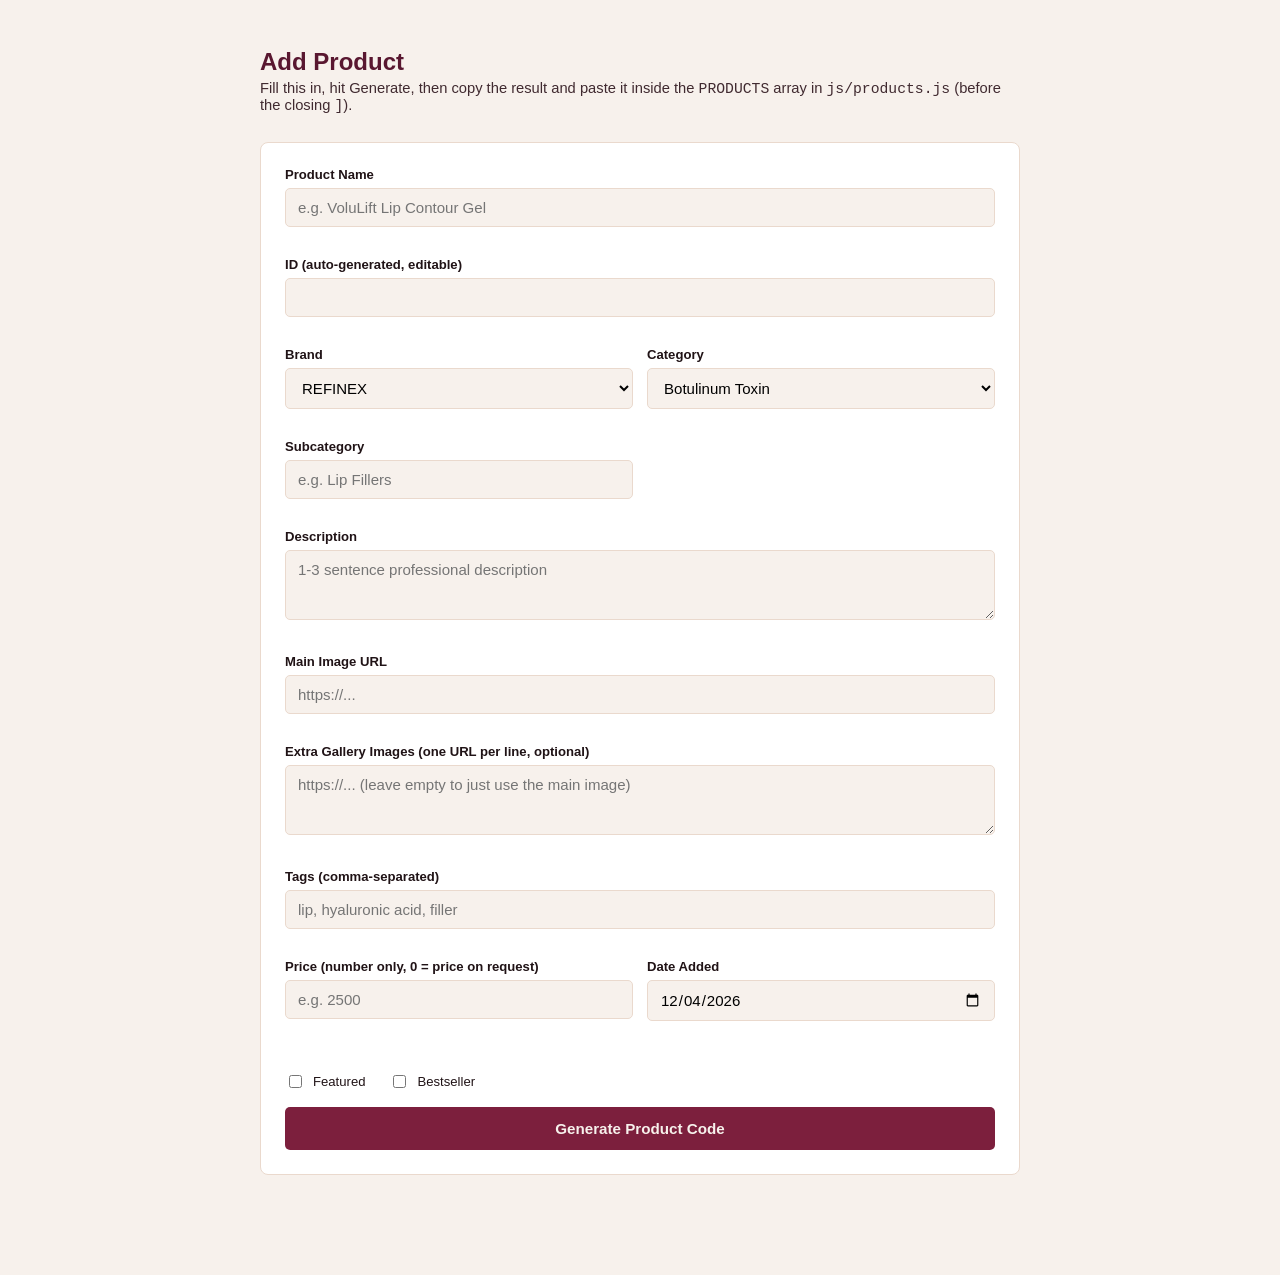
<file: add-product.html>
<!DOCTYPE html>
<html lang="en">
<head>
<meta charset="UTF-8">
<meta name="viewport" content="width=device-width, initial-scale=1.0">
<title>Elio — Add Product Tool</title>
<link rel="icon" type="image/png" href="img/logo.png">
<style>
  :root {
    --ivory: #F7F1EC; --white:#fff; --charcoal:#201316; --charcoal-soft:#402A30;
    --accent:#7C1F3D; --accent-dark:#591730; --gold:#C99A3D; --line:#EAD9CD;
  }
  * { box-sizing: border-box; }
  body {
    margin: 0; font-family: -apple-system, BlinkMacSystemFont, 'Segoe UI', sans-serif;
    background: var(--ivory); color: var(--charcoal); padding: 32px 20px 80px;
  }
  .wrap { max-width: 760px; margin: 0 auto; }
  h1 { font-size: 1.5rem; margin-bottom: 4px; color: var(--accent-dark); }
  .sub { color: var(--charcoal-soft); margin: 0 0 28px; font-size: 0.92rem; }
  .card { background: var(--white); border: 1px solid var(--line); border-radius: 8px; padding: 24px; margin-bottom: 20px; }
  .row { display: grid; grid-template-columns: 1fr 1fr; gap: 14px; }
  .field { margin-bottom: 16px; }
  .field.full { grid-column: 1 / -1; }
  label { display: block; font-size: 0.82rem; font-weight: 600; margin-bottom: 6px; }
  input, select, textarea {
    width: 100%; padding: 10px 12px; border: 1px solid var(--line); border-radius: 5px;
    background: var(--ivory); font-family: inherit; font-size: 0.94rem;
  }
  textarea { resize: vertical; min-height: 70px; }
  .checks { display: flex; gap: 24px; margin-top: 4px; }
  .checks label { display: flex; align-items: center; gap: 8px; font-weight: 500; margin: 0; }
  .checks input { width: auto; }
  button.primary {
    background: var(--accent); color: var(--ivory); border: none; padding: 13px 22px;
    border-radius: 5px; font-weight: 700; font-size: 0.95rem; cursor: pointer; width: 100%;
  }
  button.primary:hover { background: var(--accent-dark); }
  .output { display: none; }
  .output.is-visible { display: block; }
  .output textarea {
    min-height: 260px; font-family: ui-monospace, Menlo, Consolas, monospace; font-size: 0.82rem;
    background: var(--charcoal); color: #F0E6E9; border-color: var(--charcoal);
  }
  .copy-btn {
    background: var(--gold); color: var(--charcoal); border: none; padding: 10px 18px;
    border-radius: 5px; font-weight: 700; cursor: pointer; margin-top: 10px;
  }
  .hint { font-size: 0.8rem; color: var(--charcoal-soft); margin-top: 6px; }
  .warn { background: #F5E5EA; border: 1px solid var(--line); padding: 12px 16px; border-radius: 6px; font-size: 0.85rem; margin-bottom: 20px; }
</style>
</head>
<body>
<div class="wrap">
  <h1>Add Product</h1>
  <p class="sub">Fill this in, hit Generate, then copy the result and paste it inside the <code>PRODUCTS</code> array in <code>js/products.js</code> (before the closing <code>]</code>).</p>

  <div class="warn" id="config-warning" style="display:none;">
    Couldn't load <code>js/config.js</code> — make sure this file sits in the same folder as <code>index.html</code> (next to the <code>js/</code> and <code>css/</code> folders). You can still fill the form; category/brand names will need to be typed manually.
  </div>

  <div class="card">
    <div class="row">
      <div class="field full">
        <label>Product Name</label>
        <input type="text" id="f-name" placeholder="e.g. VoluLift Lip Contour Gel">
      </div>
      <div class="field full">
        <label>ID (auto-generated, editable)</label>
        <input type="text" id="f-id">
      </div>
      <div class="field">
        <label>Brand</label>
        <select id="f-brand"></select>
        <input type="text" id="f-brand-new" placeholder="New brand name" style="display:none; margin-top:8px;">
        <p class="hint" id="brand-new-hint" style="display:none;"></p>
      </div>
      <div class="field">
        <label>Category</label>
        <select id="f-category"></select>
      </div>
      <div class="field">
        <label>Subcategory</label>
        <input type="text" id="f-subcategory" placeholder="e.g. Lip Fillers">
      </div>
      <div class="field full">
        <label>Description</label>
        <textarea id="f-description" placeholder="1-3 sentence professional description"></textarea>
      </div>
      <div class="field full">
        <label>Main Image URL</label>
        <input type="text" id="f-image" placeholder="https://...">
      </div>
      <div class="field full">
        <label>Extra Gallery Images (one URL per line, optional)</label>
        <textarea id="f-gallery" placeholder="https://... (leave empty to just use the main image)"></textarea>
      </div>
      <div class="field full">
        <label>Tags (comma-separated)</label>
        <input type="text" id="f-tags" placeholder="lip, hyaluronic acid, filler">
      </div>
      <div class="field">
        <label>Price (number only, 0 = price on request)</label>
        <input type="number" id="f-price" min="0" step="any" placeholder="e.g. 2500">
      </div>
      <div class="field">
        <label>Date Added</label>
        <input type="date" id="f-date">
      </div>
      <div class="field">
        <label>&nbsp;</label>
        <div class="checks">
          <label><input type="checkbox" id="f-featured"> Featured</label>
          <label><input type="checkbox" id="f-bestseller"> Bestseller</label>
        </div>
      </div>
    </div>
    <button class="primary" id="generate-btn">Generate Product Code</button>
  </div>

  <div class="card output" id="output-card">
    <label>Paste this into products.js</label>
    <textarea id="output" readonly></textarea>
    <button class="copy-btn" id="copy-btn">Copy to Clipboard</button>
    <p class="hint" id="copy-hint"></p>
  </div>
</div>

<script src="js/config.js" onerror="document.getElementById('config-warning').style.display='block'"></script>
<script>
  function slugify(str) {
    return str.toLowerCase().trim()
      .replace(/[^a-z0-9]+/g, "-")
      .replace(/(^-|-$)/g, "");
  }

  const nameEl = document.getElementById("f-name");
  const idEl = document.getElementById("f-id");
  let idManuallyEdited = false;
  idEl.addEventListener("input", () => idManuallyEdited = true);
  nameEl.addEventListener("input", () => {
    if (!idManuallyEdited) idEl.value = slugify(nameEl.value);
  });

  document.getElementById("f-date").valueAsDate = new Date();

  const brandSelect = document.getElementById("f-brand");
  const categorySelect = document.getElementById("f-category");
  const brandNewInput = document.getElementById("f-brand-new");
  const brandNewHint = document.getElementById("brand-new-hint");
  const NEW_BRAND_VALUE = "__new_brand__";

  if (typeof SITE_CONFIG !== "undefined") {
    brandSelect.innerHTML = SITE_CONFIG.brands.map(b => `<option value="${b.id}">${b.name}</option>`).join("")
      + `<option value="${NEW_BRAND_VALUE}">+ Add new brand…</option>`;
    categorySelect.innerHTML = SITE_CONFIG.categories.map(c => `<option value="${c.id}">${c.name}</option>`).join("");
  } else {
    brandSelect.innerHTML = `<option value="">(type brand id manually in products.js)</option>`
      + `<option value="${NEW_BRAND_VALUE}">+ Add new brand…</option>`;
    categorySelect.innerHTML = `<option value="">(type category id manually in products.js)</option>`;
  }

  brandSelect.addEventListener("change", () => {
    const isNew = brandSelect.value === NEW_BRAND_VALUE;
    brandNewInput.style.display = isNew ? "block" : "none";
    brandNewHint.style.display = isNew ? "block" : "none";
    if (isNew) {
      brandNewHint.textContent = "This brand isn't in config.js yet — after generating, add it to the brands array too (snippet will be shown below).";
    }
  });

  function esc(str) {
    return String(str || "").replace(/\\/g, "\\\\").replace(/"/g, '\\"');
  }

  document.getElementById("generate-btn").addEventListener("click", () => {
    const id = idEl.value.trim() || slugify(nameEl.value || "new-product");
    const image = document.getElementById("f-image").value.trim();
    const galleryLines = document.getElementById("f-gallery").value
      .split("\n").map(s => s.trim()).filter(Boolean);
    const tags = document.getElementById("f-tags").value
      .split(",").map(s => s.trim()).filter(Boolean);
    const galleryLine = galleryLines.length
      ? `\n    gallery: [${galleryLines.map(g => `"${esc(g)}"`).join(", ")}],`
      : "";

    const isNewBrand = brandSelect.value === NEW_BRAND_VALUE;
    const newBrandName = brandNewInput.value.trim();
    const brandValue = isNewBrand ? slugify(newBrandName || "new-brand") : brandSelect.value;

    let brandSnippet = "";
    if (isNewBrand && newBrandName) {
      brandSnippet = `\n\n// Also add this new brand to the "brands" array in js/config.js:\n{ id: "${esc(brandValue)}", name: "${esc(newBrandName)}" },`;
    }

    const code = `  {
    id: "${esc(id)}",
    name: "${esc(nameEl.value)}",
    brand: "${esc(brandValue)}",
    category: "${esc(categorySelect.value)}",
    subcategory: "${esc(document.getElementById("f-subcategory").value)}",
    price: ${Math.max(0, Number(document.getElementById("f-price").value) || 0)},
    description: "${esc(document.getElementById("f-description").value)}",
    image: "${esc(image)}",${galleryLine}
    featured: ${document.getElementById("f-featured").checked},
    bestseller: ${document.getElementById("f-bestseller").checked},
    dateAdded: "${document.getElementById("f-date").value}",
    tags: [${tags.map(t => `"${esc(t)}"`).join(", ")}]
  },${brandSnippet}`;

    document.getElementById("output").value = code;
    document.getElementById("output-card").classList.add("is-visible");
    document.getElementById("output-card").scrollIntoView({ behavior: "smooth", block: "start" });
  });

  document.getElementById("copy-btn").addEventListener("click", () => {
    const out = document.getElementById("output");
    out.select();
    navigator.clipboard.writeText(out.value).then(() => {
      document.getElementById("copy-hint").textContent = "Copied! Paste it into the PRODUCTS array in js/products.js.";
    });
  });
</script>
</body>
</html>
</file>
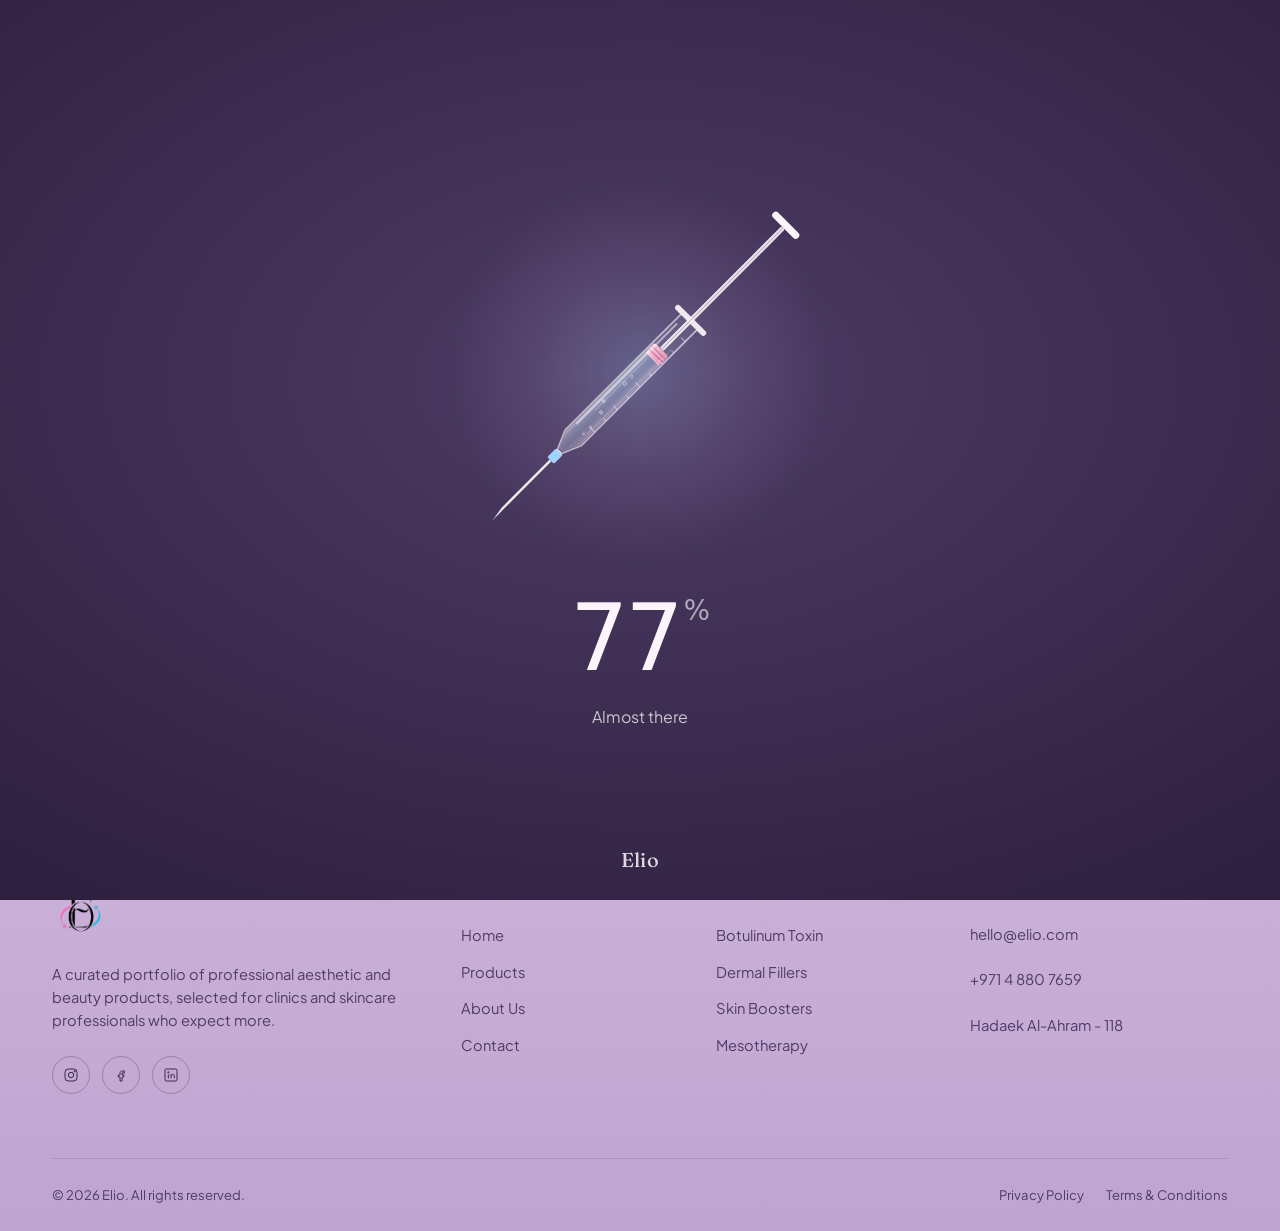
<file: cart.html>
<!DOCTYPE html>
<html lang="en">
<head>
<meta charset="UTF-8">
<meta name="viewport" content="width=device-width, initial-scale=1.0">
<title>Your Cart — Elio</title>
<meta name="description" content="Review the products you've added and send your request to Elio.">
<link rel="icon" type="image/png" href="img/logo.png">
<!-- First-visit loader (must stay before the stylesheets) -->
<script src="js/loader.js"></script>
<link rel="stylesheet" href="css/style.css">
<link rel="stylesheet" href="css/responsive.css">
</head>
<body>

<header class="site-header">
  <div class="container site-header__inner">
    <a href="index.html" class="brand-mark brand-mark--logo" aria-label="Elio"><img src="img/logo.png" alt="Elio" class="brand-logo"><span class="brand-mark__text js-brand-name">Elio</span></a>
    <nav class="main-nav" aria-label="Primary">
      <div class="nav-item"><a href="index.html">Home</a></div>
      <div class="nav-item"><a href="products.html">Products</a></div>
      <div class="nav-item nav-item--categories">
        <a href="products.html">Categories</a>
        <div class="mega-menu js-nav-categories" aria-label="Categories"></div>
      </div>
      <div class="nav-item"><a href="about.html">About Us</a></div>
      <div class="nav-item"><a href="contact.html">Contact</a></div>
    </nav>
    <div class="nav-actions">
      <button class="icon-btn js-open-search" aria-label="Search products">
        <svg viewBox="0 0 24 24" fill="none" stroke="currentColor" stroke-width="1.6"><circle cx="11" cy="11" r="7"/><line x1="21" y1="21" x2="16.65" y2="16.65"/></svg>
      </button>
      <a href="cart.html" class="icon-btn" aria-label="View cart">
        <svg viewBox="0 0 24 24" fill="none" stroke="currentColor" stroke-width="1.6"><circle cx="9" cy="21" r="1.3"/><circle cx="18" cy="21" r="1.3"/><path d="M2.5 3h2.4l2.3 12.4a2 2 0 002 1.6h8.6a2 2 0 002-1.6L21 7H6"/></svg>
        <span class="cart-count js-cart-count">0</span>
      </a>
      <button class="nav-toggle" aria-label="Open menu" aria-expanded="false"><span></span><span></span><span></span></button>
    </div>
  </div>
</header>

<nav class="mobile-nav" aria-label="Mobile">
  <a href="index.html">Home</a>
  <a href="products.html">Products</a>
  <a href="about.html">About Us</a>
  <a href="contact.html">Contact</a>
  <div class="mobile-nav__categories js-nav-categories"></div>
</nav>

<div class="page-header">
  <div class="container">
    <div class="breadcrumbs"><a href="index.html">Home</a><span>/</span><span>Cart</span></div>
    <h1>Your Cart</h1>
    <p id="cart-item-count">Loading your cart…</p>
  </div>
</div>

<section class="section section--tight">
  <div class="container">

    <div class="empty-state" id="cart-empty" style="display:none;">
      <p class="empty-state__title">Your next favorite product is waiting..</p>
      <p class="empty-state__body">Browse the catalog and tap the cart icon on any product to add it here.</p>
      <a href="products.html" class="btn btn--primary" style="margin-top:24px;">Browse Products</a>
    </div>

    <div class="cart-layout" id="cart-layout" style="display:none;">
      <div class="cart-list" id="cart-list"></div>

      <aside class="cart-summary" id="cart-summary">
        <h3>Order Summary</h3>

        <div class="shipping-progress" id="shipping-progress">
          <p class="shipping-progress__msg" id="shipping-progress-msg" aria-live="polite"></p>
          <div class="shipping-progress__track">
            <div class="shipping-progress__fill" id="shipping-progress-fill"></div>
          </div>
        </div>

        <div class="cart-line-row">
          <span>Subtotal</span>
          <strong id="cart-subtotal">&mdash;</strong>
        </div>
        <div class="cart-line-row">
          <span>Shipping</span>
          <strong id="cart-shipping">&mdash;</strong>
        </div>

        <div class="cart-total">
          <span class="cart-total__label">Total</span>
          <strong class="cart-total__value" id="cart-total" aria-live="polite">&mdash;</strong>
        </div>
        <p class="cart-total__note" id="cart-total-note" hidden></p>

        <div class="checkout-form" id="checkout-form" role="group" aria-labelledby="checkout-title">
          <h4 class="checkout-form__title" id="checkout-title">Your details</h4>

          <div class="field">
            <label for="co-name">Full name <span class="field__req" aria-hidden="true">*</span></label>
            <input type="text" id="co-name" autocomplete="name" required aria-required="true" aria-describedby="co-name-error" aria-invalid="false">
            <p class="field__error" id="co-name-error" role="alert" hidden></p>
          </div>

          <div class="field">
            <label for="co-phone">Phone / WhatsApp <span class="field__req" aria-hidden="true">*</span></label>
            <input type="tel" id="co-phone" inputmode="tel" autocomplete="tel" placeholder="+20 1XX XXX XXXX" required aria-required="true" aria-describedby="co-phone-error" aria-invalid="false">
            <p class="field__error" id="co-phone-error" role="alert" hidden></p>
          </div>

          <div class="field">
            <label for="co-email">Email <span class="field__req" aria-hidden="true">*</span></label>
            <input type="email" id="co-email" inputmode="email" autocomplete="email" placeholder="you@example.com" required aria-required="true" aria-describedby="co-email-error" aria-invalid="false">
            <p class="field__error" id="co-email-error" role="alert" hidden></p>
          </div>

          <div class="field">
            <label for="co-address">Delivery address <span class="field__req" aria-hidden="true">*</span></label>
            <textarea id="co-address" rows="2" autocomplete="street-address" required aria-required="true" aria-describedby="co-address-error" aria-invalid="false"></textarea>
            <p class="field__error" id="co-address-error" role="alert" hidden></p>
          </div>

          <div class="field">
            <label for="co-notes">Notes <span class="field__opt">(optional)</span></label>
            <textarea id="co-notes" rows="2"></textarea>
          </div>
        </div>

        <a href="#" class="btn btn--primary btn--block" id="cart-checkout-btn" target="_blank" rel="noopener">Request via WhatsApp</a>
        <p class="cart-summary__note">Your order details are sent to our team on WhatsApp, and we'll confirm availability and delivery with you.</p>
        <a href="products.html" class="btn btn--outline btn--block" style="margin-top:12px;">Continue Shopping</a>
      </aside>
    </div>

  </div>
</section>

<footer class="site-footer">
  <div class="container">
    <div class="footer-grid">
      <div class="footer-brand">
        <span class="brand-mark brand-mark--logo footer-logo"><img src="img/logo.png" alt="Elio" class="brand-logo brand-logo--footer"></span>
        <p class="js-brand-desc"></p>
        <div class="footer-social">
          <a href="#" class="js-social-instagram" aria-label="Instagram"><svg viewBox="0 0 24 24" fill="none" stroke="currentColor" stroke-width="1.5"><rect x="3" y="3" width="18" height="18" rx="5"/><circle cx="12" cy="12" r="4"/><circle cx="17.5" cy="6.5" r="1"/></svg></a>
          <a href="#" class="js-social-facebook" aria-label="Facebook"><svg viewBox="0 0 24 24" fill="none" stroke="currentColor" stroke-width="1.5"><path d="M14 9h3V6h-3c-2 0-3.5 1.5-3.5 3.5V12H8v3h2.5v6h3v-6H16l.5-3h-3V9.8c0-.5.3-.8.8-.8z"/></svg></a>
          <a href="#" class="js-social-linkedin" aria-label="LinkedIn"><svg viewBox="0 0 24 24" fill="none" stroke="currentColor" stroke-width="1.5"><rect x="3" y="3" width="18" height="18" rx="2"/><circle cx="8" cy="8" r="1"/><path d="M8 11v6M12 11v6M12 13.5c0-1.5 1-2.5 2.5-2.5s2.5 1 2.5 2.5V17"/></svg></a>
        </div>
      </div>
      <div class="footer-col">
        <h4>Quick Links</h4>
        <ul>
          <li><a href="index.html">Home</a></li>
          <li><a href="products.html">Products</a></li>
          <li><a href="about.html">About Us</a></li>
          <li><a href="contact.html">Contact</a></li>
        </ul>
      </div>
      <div class="footer-col">
        <h4>Categories</h4>
        <ul class="js-footer-categories"></ul>
      </div>
      <div class="footer-col">
        <h4>Contact</h4>
        <address>
          <a class="js-contact-email" href="#"></a><br><br>
          <a class="js-contact-phone" href="#"></a><br><br>
          <span class="js-contact-location"></span>
        </address>
      </div>
    </div>
    <div class="footer-bottom">
      <span>&copy; <span class="js-year"></span> <span class="js-brand-name">Elio</span>. All rights reserved.</span>
      <div class="footer-bottom__links">
        <a href="privacy.html">Privacy Policy</a>
        <a href="terms.html">Terms &amp; Conditions</a>
      </div>
    </div>
  </div>
</footer>

<button class="back-to-top" aria-label="Back to top">
  <svg viewBox="0 0 24 24" fill="none" stroke="currentColor" stroke-width="2"><path d="M12 19V5M5 12l7-7 7 7"/></svg>
</button>

<div class="search-overlay" id="search-overlay" aria-hidden="true">
  <div class="search-overlay__panel">
    <div class="search-overlay__top">
      <form class="search-overlay__form" id="search-overlay-form">
        <input type="text" id="search-overlay-input" placeholder="Search products, brands, categories…" autocomplete="off">
        <button type="button" class="search-overlay__clear" id="search-overlay-clear" aria-label="Clear search">&times;</button>
      </form>
      <button class="search-overlay__close" id="search-overlay-close" aria-label="Close search">&times;</button>
    </div>
    <p class="search-overlay__count" id="search-overlay-count">Start typing to search products, brands and categories.</p>
    <div class="search-overlay__results" id="search-overlay-results"></div>
  </div>
</div>

<script src="js/config.js"></script>
<script src="js/prices.js"></script>
<script src="js/products.js"></script>
<script src="js/app.js"></script>
<script src="js/search.js"></script>
<script src="js/cart.js"></script>
</body>
</html>
</file>
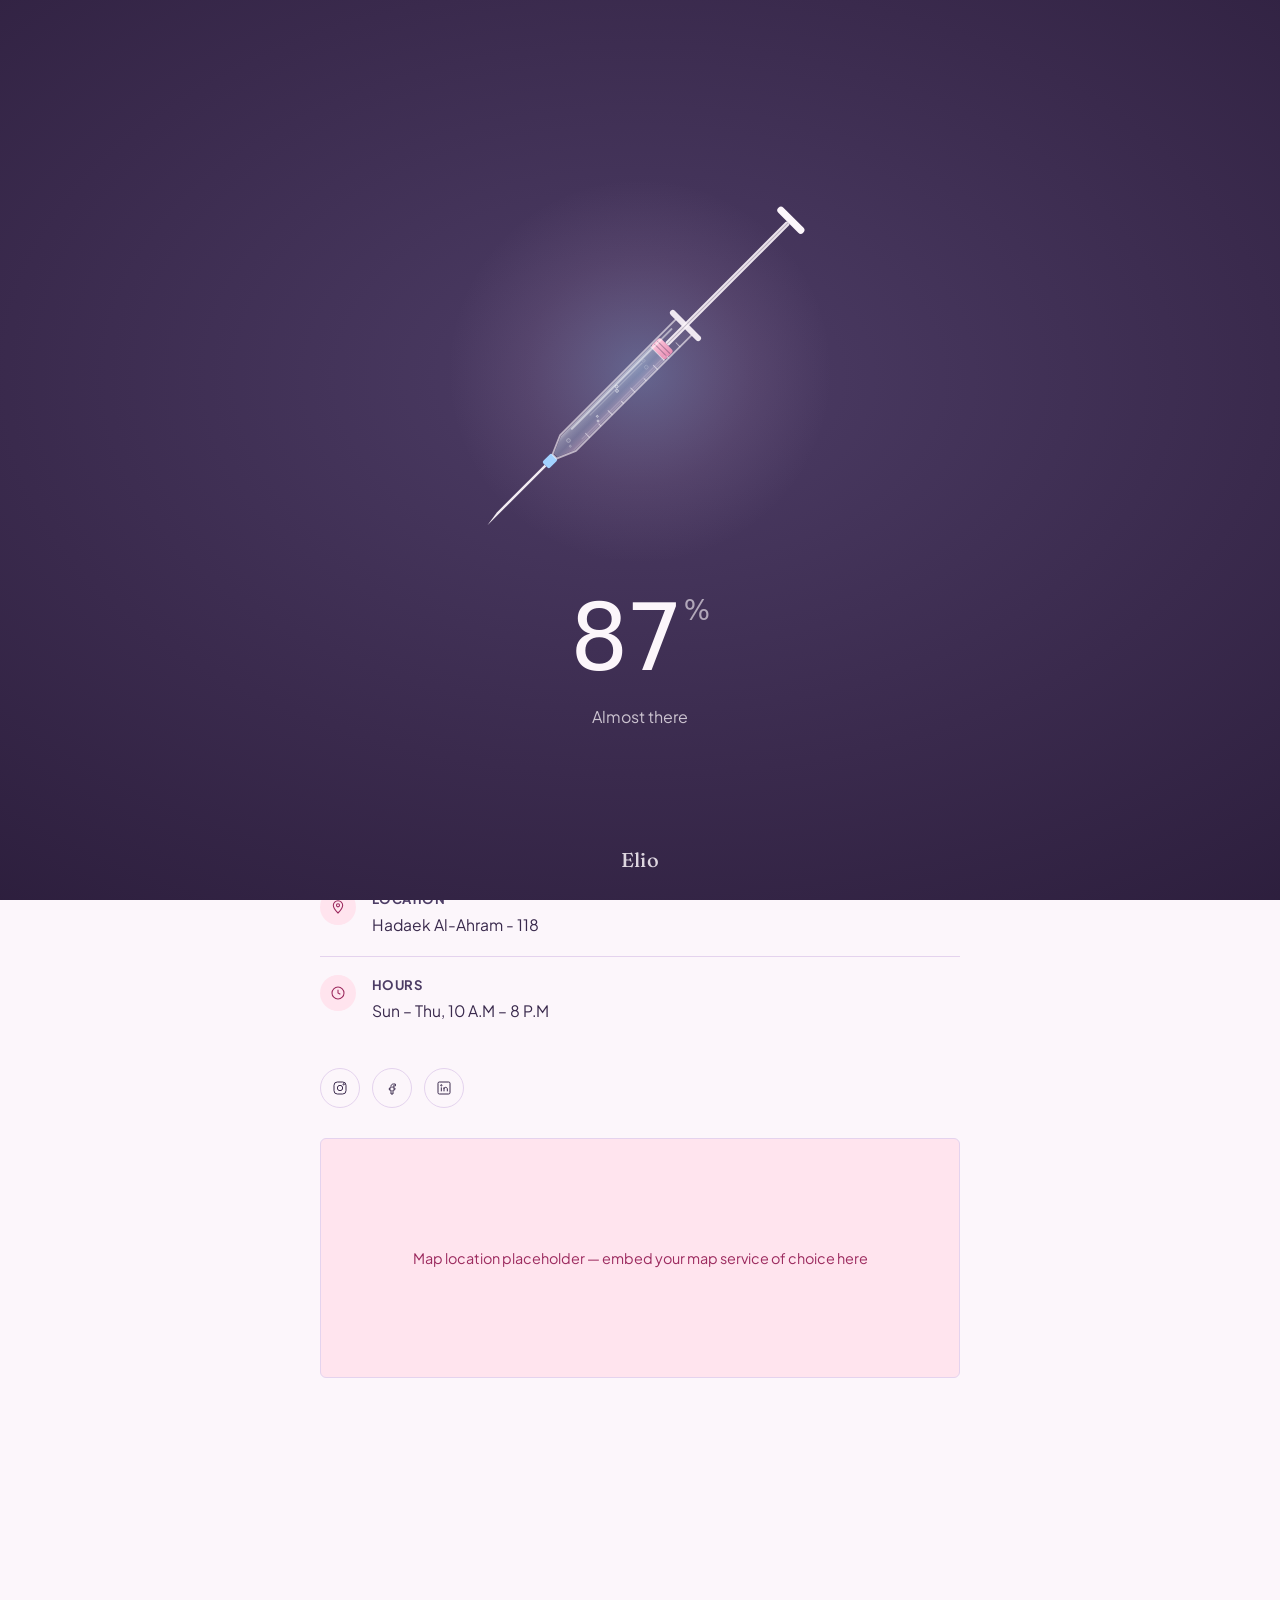
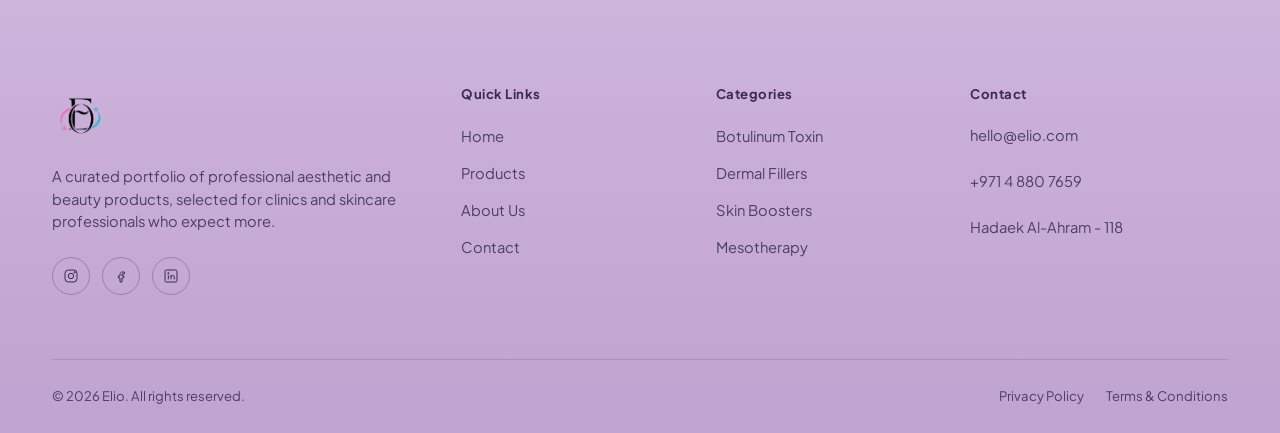
<file: contact.html>
<!DOCTYPE html>
<html lang="en">
<head>
<meta charset="UTF-8">
<meta name="viewport" content="width=device-width, initial-scale=1.0">
<title>Contact — Elio</title>
<meta name="description" content="Get in touch with Elio for professional product information and inquiries.">
<link rel="icon" type="image/png" href="img/logo.png">
<!-- First-visit loader (must stay before the stylesheets) -->
<script src="js/loader.js"></script>
<link rel="stylesheet" href="css/style.css">
<link rel="stylesheet" href="css/responsive.css">
</head>
<body>

<header class="site-header">
  <div class="container site-header__inner">
    <a href="index.html" class="brand-mark brand-mark--logo" aria-label="Elio"><img src="img/logo.png" alt="Elio" class="brand-logo"><span class="brand-mark__text js-brand-name">Elio</span></a>
    <nav class="main-nav" aria-label="Primary">
      <div class="nav-item"><a href="index.html">Home</a></div>
      <div class="nav-item"><a href="products.html">Products</a></div>
      <div class="nav-item nav-item--categories">
        <a href="products.html">Categories</a>
        <div class="mega-menu js-nav-categories" aria-label="Categories"></div>
      </div>
      <div class="nav-item"><a href="about.html">About Us</a></div>
      <div class="nav-item"><a href="contact.html">Contact</a></div>
    </nav>
    <div class="nav-actions">
      <button class="icon-btn js-open-search" aria-label="Search products">
        <svg viewBox="0 0 24 24" fill="none" stroke="currentColor" stroke-width="1.6"><circle cx="11" cy="11" r="7"/><line x1="21" y1="21" x2="16.65" y2="16.65"/></svg>
      </button>
      <a href="cart.html" class="icon-btn" aria-label="View cart">
        <svg viewBox="0 0 24 24" fill="none" stroke="currentColor" stroke-width="1.6"><circle cx="9" cy="21" r="1.3"/><circle cx="18" cy="21" r="1.3"/><path d="M2.5 3h2.4l2.3 12.4a2 2 0 002 1.6h8.6a2 2 0 002-1.6L21 7H6"/></svg>
        <span class="cart-count js-cart-count">0</span>
      </a>
      <button class="nav-toggle" aria-label="Open menu" aria-expanded="false"><span></span><span></span><span></span></button>
    </div>
  </div>
</header>

<nav class="mobile-nav" aria-label="Mobile">
  <a href="index.html">Home</a>
  <a href="products.html">Products</a>
  <a href="about.html">About Us</a>
  <a href="contact.html">Contact</a>
  <div class="mobile-nav__categories js-nav-categories"></div>
</nav>

<div class="page-header">
  <div class="container">
    <div class="breadcrumbs"><a href="index.html">Home</a><span>/</span><span>Contact</span></div>
    <h1>Let's Talk About Your Product Needs.</h1>
    <p>Reach out for professional product information, availability, or general inquiries. Our team typically responds within one business day.</p>
  </div>
</div>

<section class="section">
  <div class="container contact-layout">

    <div class="contact-info">
      <h2>Get in Touch</h2>

      <div class="contact-info-row">
        <div class="contact-info-row__icon"><svg viewBox="0 0 24 24" fill="none" stroke="currentColor" stroke-width="1.6"><path d="M3 5h18v14H3z"/><path d="M3 6l9 7 9-7"/></svg></div>
        <div>
          <h4>Email</h4>
          <a class="js-contact-email" href="#"></a>
        </div>
      </div>

      <div class="contact-info-row">
        <div class="contact-info-row__icon"><svg viewBox="0 0 24 24" fill="none" stroke="currentColor" stroke-width="1.6"><path d="M5 4h4l2 5-2.5 1.5a11 11 0 005 5L15 13l5 2v4a2 2 0 01-2 2C10 21 3 14 3 6a2 2 0 012-2z"/></svg></div>
        <div>
          <h4>Phone</h4>
          <a class="js-contact-phone" href="#"></a>
        </div>
      </div>

      <div class="contact-info-row">
        <div class="contact-info-row__icon"><svg viewBox="0 0 24 24" fill="none" stroke="currentColor" stroke-width="1.6"><path d="M21 11.5a8.5 8.5 0 01-12.9 7.3L3 20l1.3-5A8.5 8.5 0 1121 11.5z"/></svg></div>
        <div>
          <h4>WhatsApp</h4>
          <a class="js-contact-whatsapp" href="#" target="_blank" rel="noopener">Message us on WhatsApp</a>
        </div>
      </div>

      <div class="contact-info-row">
        <div class="contact-info-row__icon"><svg viewBox="0 0 24 24" fill="none" stroke="currentColor" stroke-width="1.6"><path d="M12 21s7-6.5 7-11.5A7 7 0 105 9.5C5 14.5 12 21 12 21z"/><circle cx="12" cy="9.5" r="2.3"/></svg></div>
        <div>
          <h4>Location</h4>
          <span class="js-contact-location"></span>
        </div>
      </div>

      <div class="contact-info-row" style="border-bottom:none;">
        <div class="contact-info-row__icon"><svg viewBox="0 0 24 24" fill="none" stroke="currentColor" stroke-width="1.6"><circle cx="12" cy="12" r="9"/><path d="M12 7v5l3.5 2"/></svg></div>
        <div>
          <h4>Hours</h4>
          <span class="js-contact-hours"></span>
        </div>
      </div>

      <div class="contact-social">
        <a href="#" class="js-social-instagram" aria-label="Instagram"><svg viewBox="0 0 24 24" fill="none" stroke="currentColor" stroke-width="1.5"><rect x="3" y="3" width="18" height="18" rx="5"/><circle cx="12" cy="12" r="4"/><circle cx="17.5" cy="6.5" r="1"/></svg></a>
        <a href="#" class="js-social-facebook" aria-label="Facebook"><svg viewBox="0 0 24 24" fill="none" stroke="currentColor" stroke-width="1.5"><path d="M14 9h3V6h-3c-2 0-3.5 1.5-3.5 3.5V12H8v3h2.5v6h3v-6H16l.5-3h-3V9.8c0-.5.3-.8.8-.8z"/></svg></a>
        <a href="#" class="js-social-linkedin" aria-label="LinkedIn"><svg viewBox="0 0 24 24" fill="none" stroke="currentColor" stroke-width="1.5"><rect x="3" y="3" width="18" height="18" rx="2"/><circle cx="8" cy="8" r="1"/><path d="M8 11v6M12 11v6M12 13.5c0-1.5 1-2.5 2.5-2.5s2.5 1 2.5 2.5V17"/></svg></a>
      </div>

      <div class="map-placeholder">Map location placeholder — embed your map service of choice here</div>
    </div>

  </div>
</section>

<footer class="site-footer">
  <div class="container">
    <div class="footer-grid">
      <div class="footer-brand">
        <span class="brand-mark brand-mark--logo footer-logo"><img src="img/logo.png" alt="Elio" class="brand-logo brand-logo--footer"></span>
        <p class="js-brand-desc"></p>
        <div class="footer-social">
          <a href="#" class="js-social-instagram" aria-label="Instagram"><svg viewBox="0 0 24 24" fill="none" stroke="currentColor" stroke-width="1.5"><rect x="3" y="3" width="18" height="18" rx="5"/><circle cx="12" cy="12" r="4"/><circle cx="17.5" cy="6.5" r="1"/></svg></a>
          <a href="#" class="js-social-facebook" aria-label="Facebook"><svg viewBox="0 0 24 24" fill="none" stroke="currentColor" stroke-width="1.5"><path d="M14 9h3V6h-3c-2 0-3.5 1.5-3.5 3.5V12H8v3h2.5v6h3v-6H16l.5-3h-3V9.8c0-.5.3-.8.8-.8z"/></svg></a>
          <a href="#" class="js-social-linkedin" aria-label="LinkedIn"><svg viewBox="0 0 24 24" fill="none" stroke="currentColor" stroke-width="1.5"><rect x="3" y="3" width="18" height="18" rx="2"/><circle cx="8" cy="8" r="1"/><path d="M8 11v6M12 11v6M12 13.5c0-1.5 1-2.5 2.5-2.5s2.5 1 2.5 2.5V17"/></svg></a>
        </div>
      </div>
      <div class="footer-col">
        <h4>Quick Links</h4>
        <ul>
          <li><a href="index.html">Home</a></li>
          <li><a href="products.html">Products</a></li>
          <li><a href="about.html">About Us</a></li>
          <li><a href="contact.html">Contact</a></li>
        </ul>
      </div>
      <div class="footer-col">
        <h4>Categories</h4>
        <ul class="js-footer-categories"></ul>
      </div>
      <div class="footer-col">
        <h4>Contact</h4>
        <address>
          <a class="js-contact-email" href="#"></a><br><br>
          <a class="js-contact-phone" href="#"></a><br><br>
          <span class="js-contact-location"></span>
        </address>
      </div>
    </div>
    <div class="footer-bottom">
      <span>&copy; <span class="js-year"></span> <span class="js-brand-name">Elio</span>. All rights reserved.</span>
      <div class="footer-bottom__links">
        <a href="privacy.html">Privacy Policy</a>
        <a href="terms.html">Terms &amp; Conditions</a>
      </div>
    </div>
  </div>
</footer>

<button class="back-to-top" aria-label="Back to top">
  <svg viewBox="0 0 24 24" fill="none" stroke="currentColor" stroke-width="2"><path d="M12 19V5M5 12l7-7 7 7"/></svg>
</button>

<div class="search-overlay" id="search-overlay" aria-hidden="true">
  <div class="search-overlay__panel">
    <div class="search-overlay__top">
      <form class="search-overlay__form" id="search-overlay-form">
        <input type="text" id="search-overlay-input" placeholder="Search products, brands, categories…" autocomplete="off">
        <button type="button" class="search-overlay__clear" id="search-overlay-clear" aria-label="Clear search">&times;</button>
      </form>
      <button class="search-overlay__close" id="search-overlay-close" aria-label="Close search">&times;</button>
    </div>
    <p class="search-overlay__count" id="search-overlay-count">Start typing to search products, brands and categories.</p>
    <div class="search-overlay__results" id="search-overlay-results"></div>
  </div>
</div>

<script src="js/config.js"></script>
<script src="js/prices.js"></script>
<script src="js/products.js"></script>
<script src="js/app.js"></script>
<script src="js/search.js"></script>
</body>
</html>
</file>
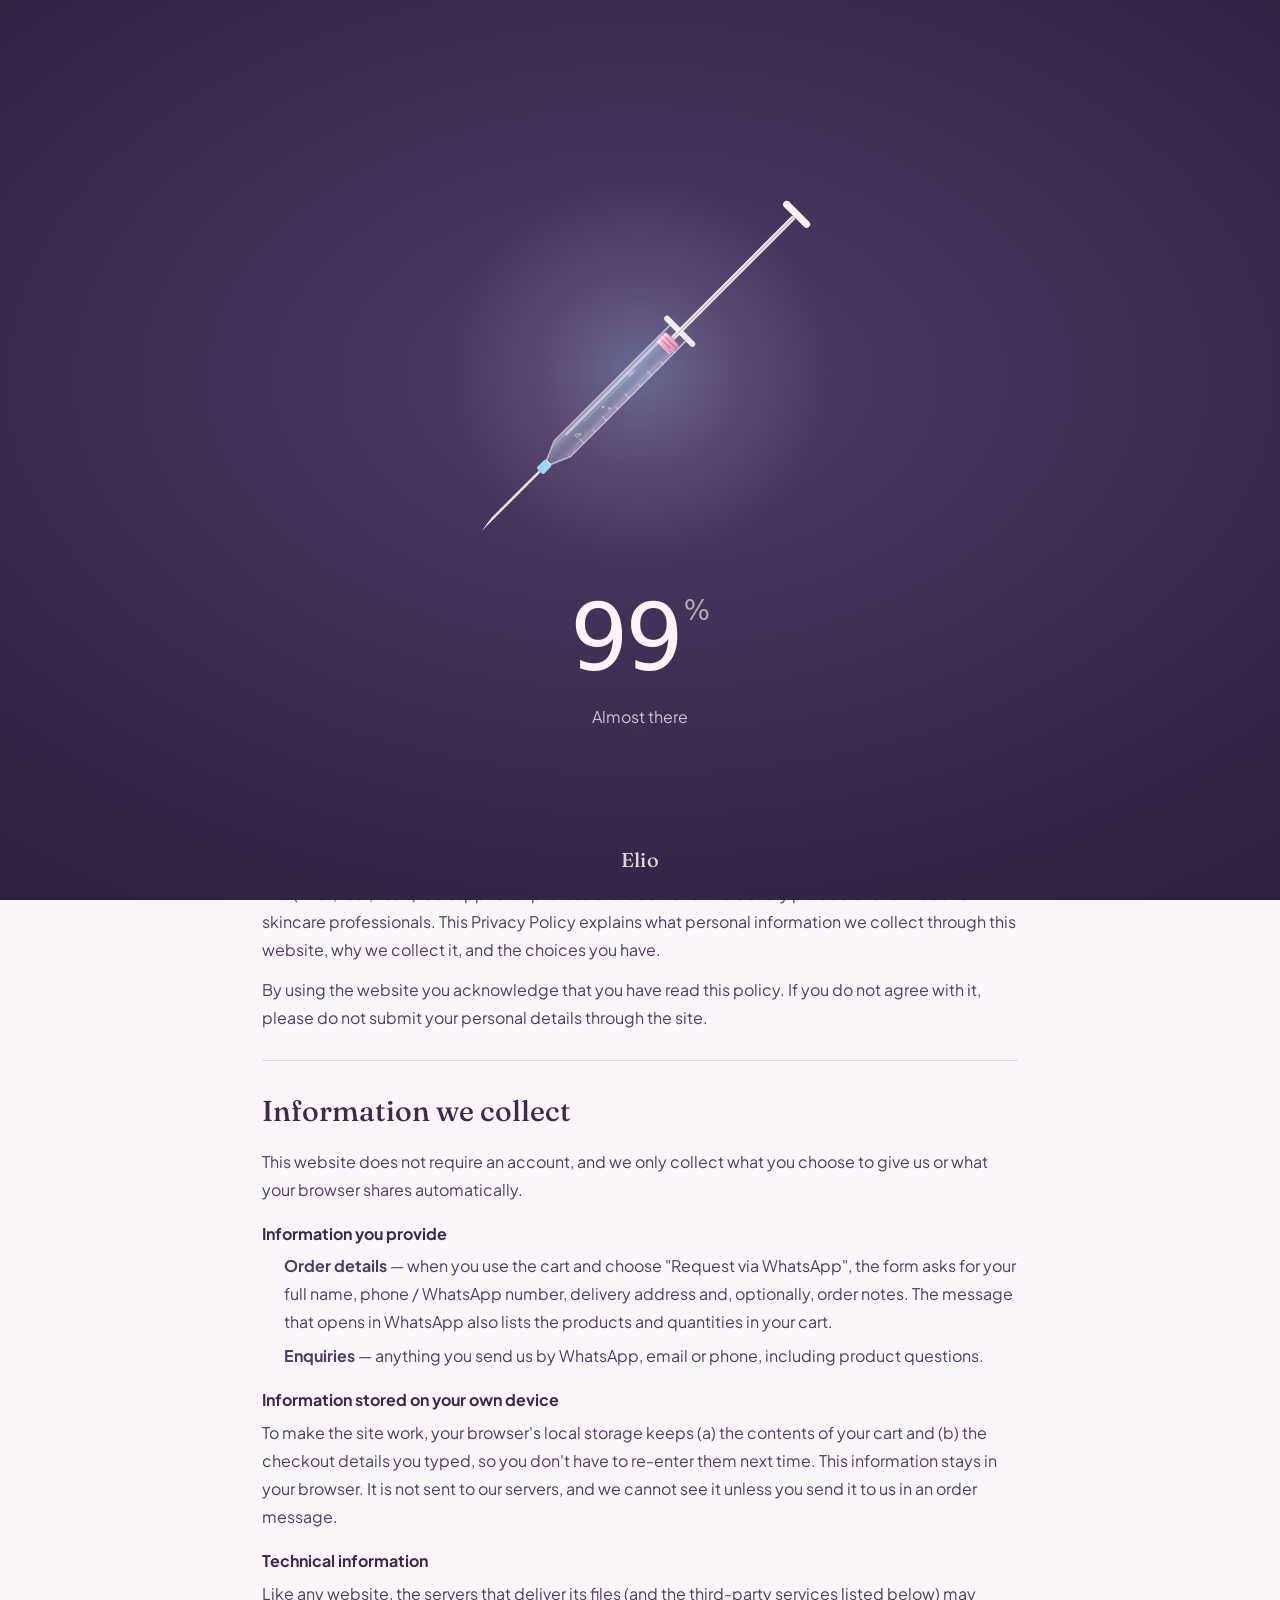
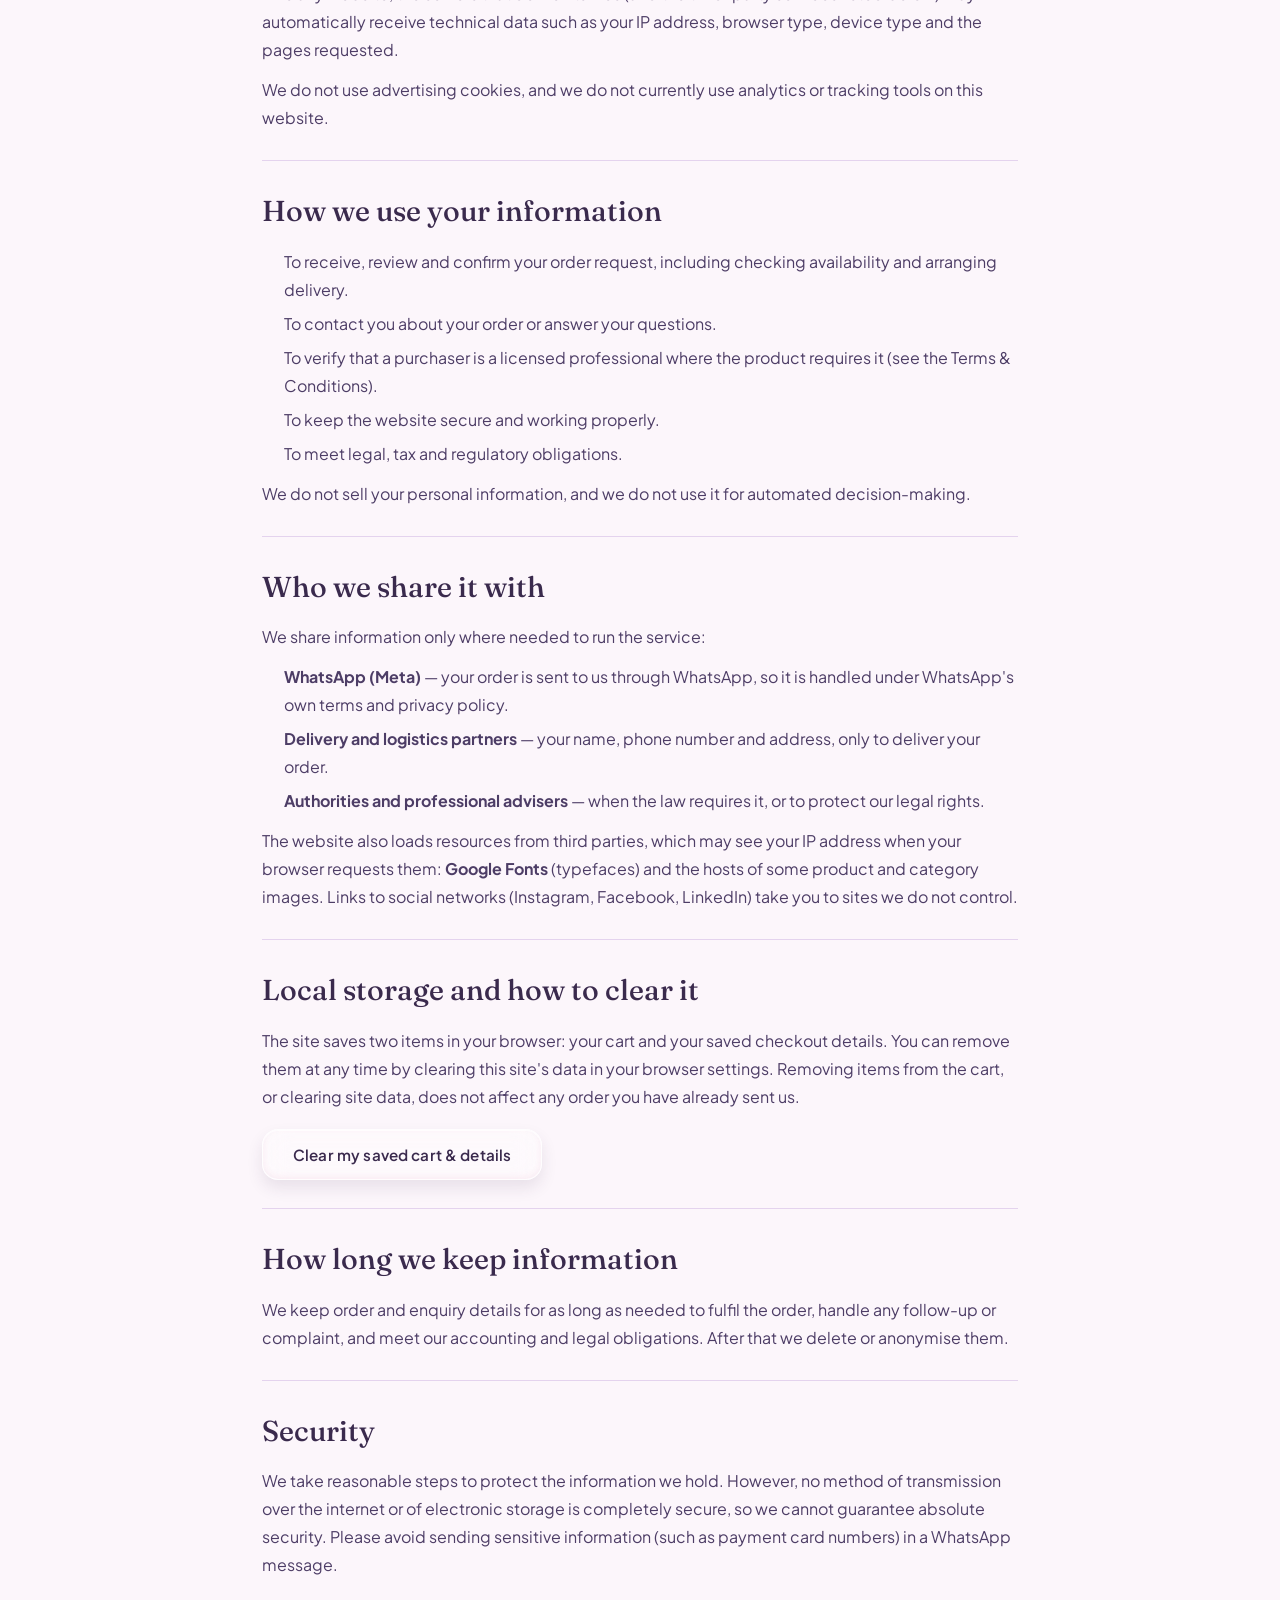
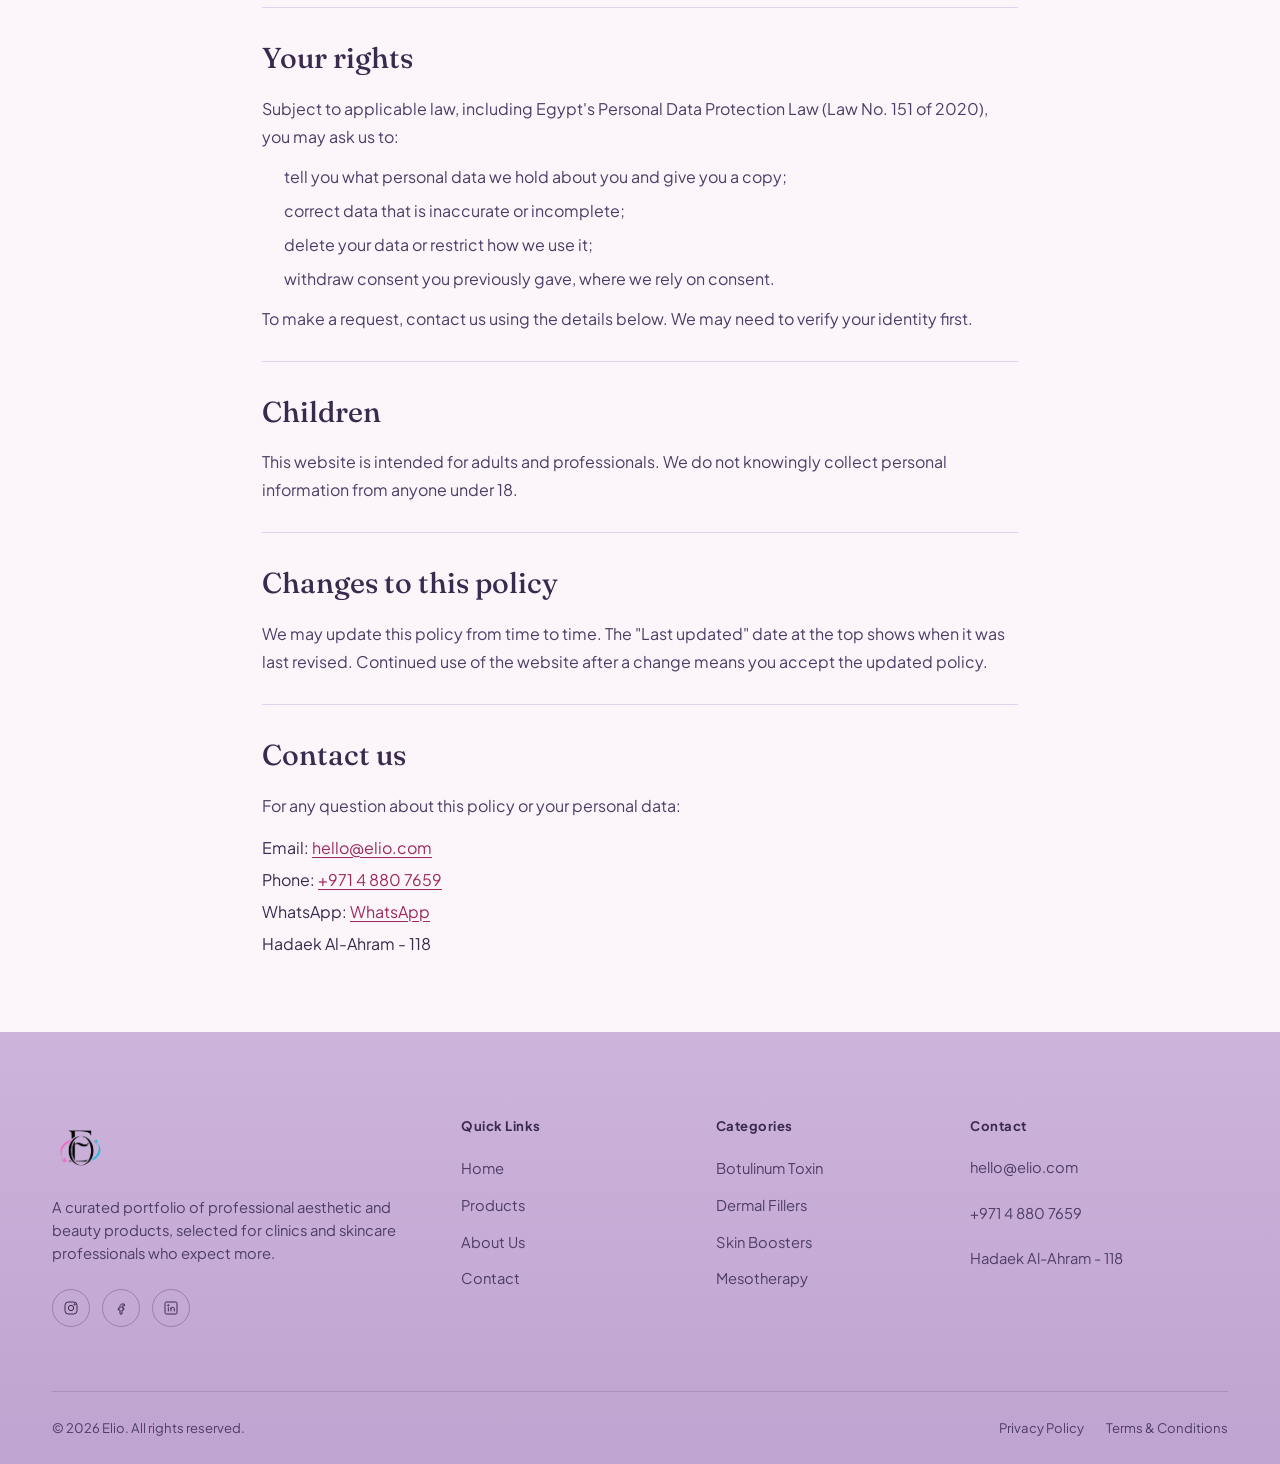
<file: privacy.html>
<!DOCTYPE html>
<html lang="en">
<head>
<meta charset="UTF-8">
<meta name="viewport" content="width=device-width, initial-scale=1.0">
<title>Privacy Policy — Elio</title>
<meta name="description" content="How Elio collects, uses and protects your personal information when you browse the catalog and place order requests.">
<link rel="icon" type="image/png" href="img/logo.png">
<!-- First-visit loader (must stay before the stylesheets) -->
<script src="js/loader.js"></script>
<link rel="stylesheet" href="css/style.css">
<link rel="stylesheet" href="css/responsive.css">
<link rel="stylesheet" href="css/privacy.css">
</head>
<body>

<header class="site-header">
  <div class="container site-header__inner">
    <a href="index.html" class="brand-mark brand-mark--logo" aria-label="Elio"><img src="img/logo.png" alt="Elio" class="brand-logo"><span class="brand-mark__text js-brand-name">Elio</span></a>
    <nav class="main-nav" aria-label="Primary">
      <div class="nav-item"><a href="index.html">Home</a></div>
      <div class="nav-item"><a href="products.html">Products</a></div>
      <div class="nav-item nav-item--categories">
        <a href="products.html">Categories</a>
        <div class="mega-menu js-nav-categories" aria-label="Categories"></div>
      </div>
      <div class="nav-item"><a href="about.html">About Us</a></div>
      <div class="nav-item"><a href="contact.html">Contact</a></div>
    </nav>
    <div class="nav-actions">
      <button class="icon-btn js-open-search" aria-label="Search products">
        <svg viewBox="0 0 24 24" fill="none" stroke="currentColor" stroke-width="1.6"><circle cx="11" cy="11" r="7"/><line x1="21" y1="21" x2="16.65" y2="16.65"/></svg>
      </button>
      <a href="cart.html" class="icon-btn" aria-label="View cart">
        <svg viewBox="0 0 24 24" fill="none" stroke="currentColor" stroke-width="1.6"><circle cx="9" cy="21" r="1.3"/><circle cx="18" cy="21" r="1.3"/><path d="M2.5 3h2.4l2.3 12.4a2 2 0 002 1.6h8.6a2 2 0 002-1.6L21 7H6"/></svg>
        <span class="cart-count js-cart-count">0</span>
      </a>
      <button class="nav-toggle" aria-label="Open menu" aria-expanded="false"><span></span><span></span><span></span></button>
    </div>
  </div>
</header>

<nav class="mobile-nav" aria-label="Mobile">
  <a href="index.html">Home</a>
  <a href="products.html">Products</a>
  <a href="about.html">About Us</a>
  <a href="contact.html">Contact</a>
  <div class="mobile-nav__categories js-nav-categories"></div>
</nav>

<!-- ============================= LEGAL HERO ============================= -->
<section class="about-hero">
  <div class="container">
    <div class="breadcrumbs"><a href="index.html">Home</a><span>/</span><span>Privacy Policy</span></div>
    <h1>Privacy Policy</h1>
    <p>How we collect, use and protect your information when you use our website.</p>
  </div>
</section>

<!-- ============================= LEGAL CONTENT ============================= -->
<section class="section section--tight">
  <div class="container legal">
    <p class="legal__updated">Last updated: September 21, 2026</p>
    <nav class="legal__toc" aria-label="On this page">
      <h3>On this page</h3>
      <ol><li><a href="#who">Who we are</a></li><li><a href="#collect">Information we collect</a></li><li><a href="#use">How we use your information</a></li><li><a href="#sharing">Who we share it with</a></li><li><a href="#storage">Local storage and how to clear it</a></li><li><a href="#retention">How long we keep information</a></li><li><a href="#security">Security</a></li><li><a href="#rights">Your rights</a></li><li><a href="#children">Children</a></li><li><a href="#changes">Changes to this policy</a></li><li><a href="#contact">Contact us</a></li></ol>
    </nav>
    <section class="legal__section" id="who"><h2>Who we are</h2><p><span class="js-brand-name">Elio</span> ("we", "us", "our") is a supplier of professional aesthetic and beauty products for clinics and skincare professionals. This Privacy Policy explains what personal information we collect through this website, why we collect it, and the choices you have.</p>
<p>By using the website you acknowledge that you have read this policy. If you do not agree with it, please do not submit your personal details through the site.</p></section><section class="legal__section" id="collect"><h2>Information we collect</h2><p>This website does not require an account, and we only collect what you choose to give us or what your browser shares automatically.</p>
<h3>Information you provide</h3>
<ul>
<li><strong>Order details</strong> — when you use the cart and choose "Request via WhatsApp", the form asks for your full name, phone / WhatsApp number, delivery address and, optionally, order notes. The message that opens in WhatsApp also lists the products and quantities in your cart.</li>
<li><strong>Enquiries</strong> — anything you send us by WhatsApp, email or phone, including product questions.</li>
</ul>
<h3>Information stored on your own device</h3>
<p>To make the site work, your browser's local storage keeps (a) the contents of your cart and (b) the checkout details you typed, so you don't have to re-enter them next time. This information stays in your browser. It is not sent to our servers, and we cannot see it unless you send it to us in an order message.</p>
<h3>Technical information</h3>
<p>Like any website, the servers that deliver its files (and the third-party services listed below) may automatically receive technical data such as your IP address, browser type, device type and the pages requested.</p>
<p>We do not use advertising cookies, and we do not currently use analytics or tracking tools on this website.</p></section><section class="legal__section" id="use"><h2>How we use your information</h2><ul>
<li>To receive, review and confirm your order request, including checking availability and arranging delivery.</li>
<li>To contact you about your order or answer your questions.</li>
<li>To verify that a purchaser is a licensed professional where the product requires it (see the Terms &amp; Conditions).</li>
<li>To keep the website secure and working properly.</li>
<li>To meet legal, tax and regulatory obligations.</li>
</ul>
<p>We do not sell your personal information, and we do not use it for automated decision-making.</p></section><section class="legal__section" id="sharing"><h2>Who we share it with</h2><p>We share information only where needed to run the service:</p>
<ul>
<li><strong>WhatsApp (Meta)</strong> — your order is sent to us through WhatsApp, so it is handled under WhatsApp's own terms and privacy policy.</li>
<li><strong>Delivery and logistics partners</strong> — your name, phone number and address, only to deliver your order.</li>
<li><strong>Authorities and professional advisers</strong> — when the law requires it, or to protect our legal rights.</li>
</ul>
<p>The website also loads resources from third parties, which may see your IP address when your browser requests them: <strong>Google Fonts</strong> (typefaces) and the hosts of some product and category images. Links to social networks (Instagram, Facebook, LinkedIn) take you to sites we do not control.</p></section><section class="legal__section" id="storage"><h2>Local storage and how to clear it</h2><p>The site saves two items in your browser: your cart and your saved checkout details. You can remove them at any time by clearing this site's data in your browser settings. Removing items from the cart, or clearing site data, does not affect any order you have already sent us.</p>
<p><button type="button" class="btn btn--outline legal__clear" id="clear-local-data">Clear my saved cart &amp; details</button><span class="legal__clear-msg" id="clear-local-msg" role="status"></span></p></section><section class="legal__section" id="retention"><h2>How long we keep information</h2><p>We keep order and enquiry details for as long as needed to fulfil the order, handle any follow-up or complaint, and meet our accounting and legal obligations. After that we delete or anonymise them.</p></section><section class="legal__section" id="security"><h2>Security</h2><p>We take reasonable steps to protect the information we hold. However, no method of transmission over the internet or of electronic storage is completely secure, so we cannot guarantee absolute security. Please avoid sending sensitive information (such as payment card numbers) in a WhatsApp message.</p></section><section class="legal__section" id="rights"><h2>Your rights</h2><p>Subject to applicable law, including Egypt's Personal Data Protection Law (Law No. 151 of 2020), you may ask us to:</p>
<ul>
<li>tell you what personal data we hold about you and give you a copy;</li>
<li>correct data that is inaccurate or incomplete;</li>
<li>delete your data or restrict how we use it;</li>
<li>withdraw consent you previously gave, where we rely on consent.</li>
</ul>
<p>To make a request, contact us using the details below. We may need to verify your identity first.</p></section><section class="legal__section" id="children"><h2>Children</h2><p>This website is intended for adults and professionals. We do not knowingly collect personal information from anyone under 18.</p></section><section class="legal__section" id="changes"><h2>Changes to this policy</h2><p>We may update this policy from time to time. The "Last updated" date at the top shows when it was last revised. Continued use of the website after a change means you accept the updated policy.</p></section><section class="legal__section" id="contact"><h2>Contact us</h2><p>For any question about this policy or your personal data:</p>
<address class="legal__contact">Email: <a class="js-contact-email" href="#"></a><br>Phone: <a class="js-contact-phone" href="#"></a><br>WhatsApp: <a class="js-contact-whatsapp" href="#" target="_blank" rel="noopener">WhatsApp</a><br><span class="js-contact-location"></span></address></section>
  </div>
</section>

<footer class="site-footer">
  <div class="container">
    <div class="footer-grid">
      <div class="footer-brand">
        <span class="brand-mark brand-mark--logo footer-logo"><img src="img/logo.png" alt="Elio" class="brand-logo brand-logo--footer"></span>
        <p class="js-brand-desc"></p>
        <div class="footer-social">
          <a href="#" class="js-social-instagram" aria-label="Instagram"><svg viewBox="0 0 24 24" fill="none" stroke="currentColor" stroke-width="1.5"><rect x="3" y="3" width="18" height="18" rx="5"/><circle cx="12" cy="12" r="4"/><circle cx="17.5" cy="6.5" r="1"/></svg></a>
          <a href="#" class="js-social-facebook" aria-label="Facebook"><svg viewBox="0 0 24 24" fill="none" stroke="currentColor" stroke-width="1.5"><path d="M14 9h3V6h-3c-2 0-3.5 1.5-3.5 3.5V12H8v3h2.5v6h3v-6H16l.5-3h-3V9.8c0-.5.3-.8.8-.8z"/></svg></a>
          <a href="#" class="js-social-linkedin" aria-label="LinkedIn"><svg viewBox="0 0 24 24" fill="none" stroke="currentColor" stroke-width="1.5"><rect x="3" y="3" width="18" height="18" rx="2"/><circle cx="8" cy="8" r="1"/><path d="M8 11v6M12 11v6M12 13.5c0-1.5 1-2.5 2.5-2.5s2.5 1 2.5 2.5V17"/></svg></a>
        </div>
      </div>
      <div class="footer-col">
        <h4>Quick Links</h4>
        <ul>
          <li><a href="index.html">Home</a></li>
          <li><a href="products.html">Products</a></li>
          <li><a href="about.html">About Us</a></li>
          <li><a href="contact.html">Contact</a></li>
        </ul>
      </div>
      <div class="footer-col">
        <h4>Categories</h4>
        <ul class="js-footer-categories"></ul>
      </div>
      <div class="footer-col">
        <h4>Contact</h4>
        <address>
          <a class="js-contact-email" href="#"></a><br><br>
          <a class="js-contact-phone" href="#"></a><br><br>
          <span class="js-contact-location"></span>
        </address>
      </div>
    </div>
    <div class="footer-bottom">
      <span>&copy; <span class="js-year"></span> <span class="js-brand-name">Elio</span>. All rights reserved.</span>
      <div class="footer-bottom__links">
        <a href="privacy.html">Privacy Policy</a>
        <a href="terms.html">Terms &amp; Conditions</a>
      </div>
    </div>
  </div>
</footer>

<button class="back-to-top" aria-label="Back to top">
  <svg viewBox="0 0 24 24" fill="none" stroke="currentColor" stroke-width="2"><path d="M12 19V5M5 12l7-7 7 7"/></svg>
</button>

<div class="search-overlay" id="search-overlay" aria-hidden="true">
  <div class="search-overlay__panel">
    <div class="search-overlay__top">
      <form class="search-overlay__form" id="search-overlay-form">
        <input type="text" id="search-overlay-input" placeholder="Search products, brands, categories…" autocomplete="off">
        <button type="button" class="search-overlay__clear" id="search-overlay-clear" aria-label="Clear search">&times;</button>
      </form>
      <button class="search-overlay__close" id="search-overlay-close" aria-label="Close search">&times;</button>
    </div>
    <p class="search-overlay__count" id="search-overlay-count">Start typing to search products, brands and categories.</p>
    <div class="search-overlay__results" id="search-overlay-results"></div>
  </div>
</div>

<script src="js/config.js"></script>
<script src="js/prices.js"></script>
<script src="js/products.js"></script>
<script src="js/app.js"></script>
<script src="js/search.js"></script>
<script src="js/privacy.js"></script>
</body>
</html>
</file>
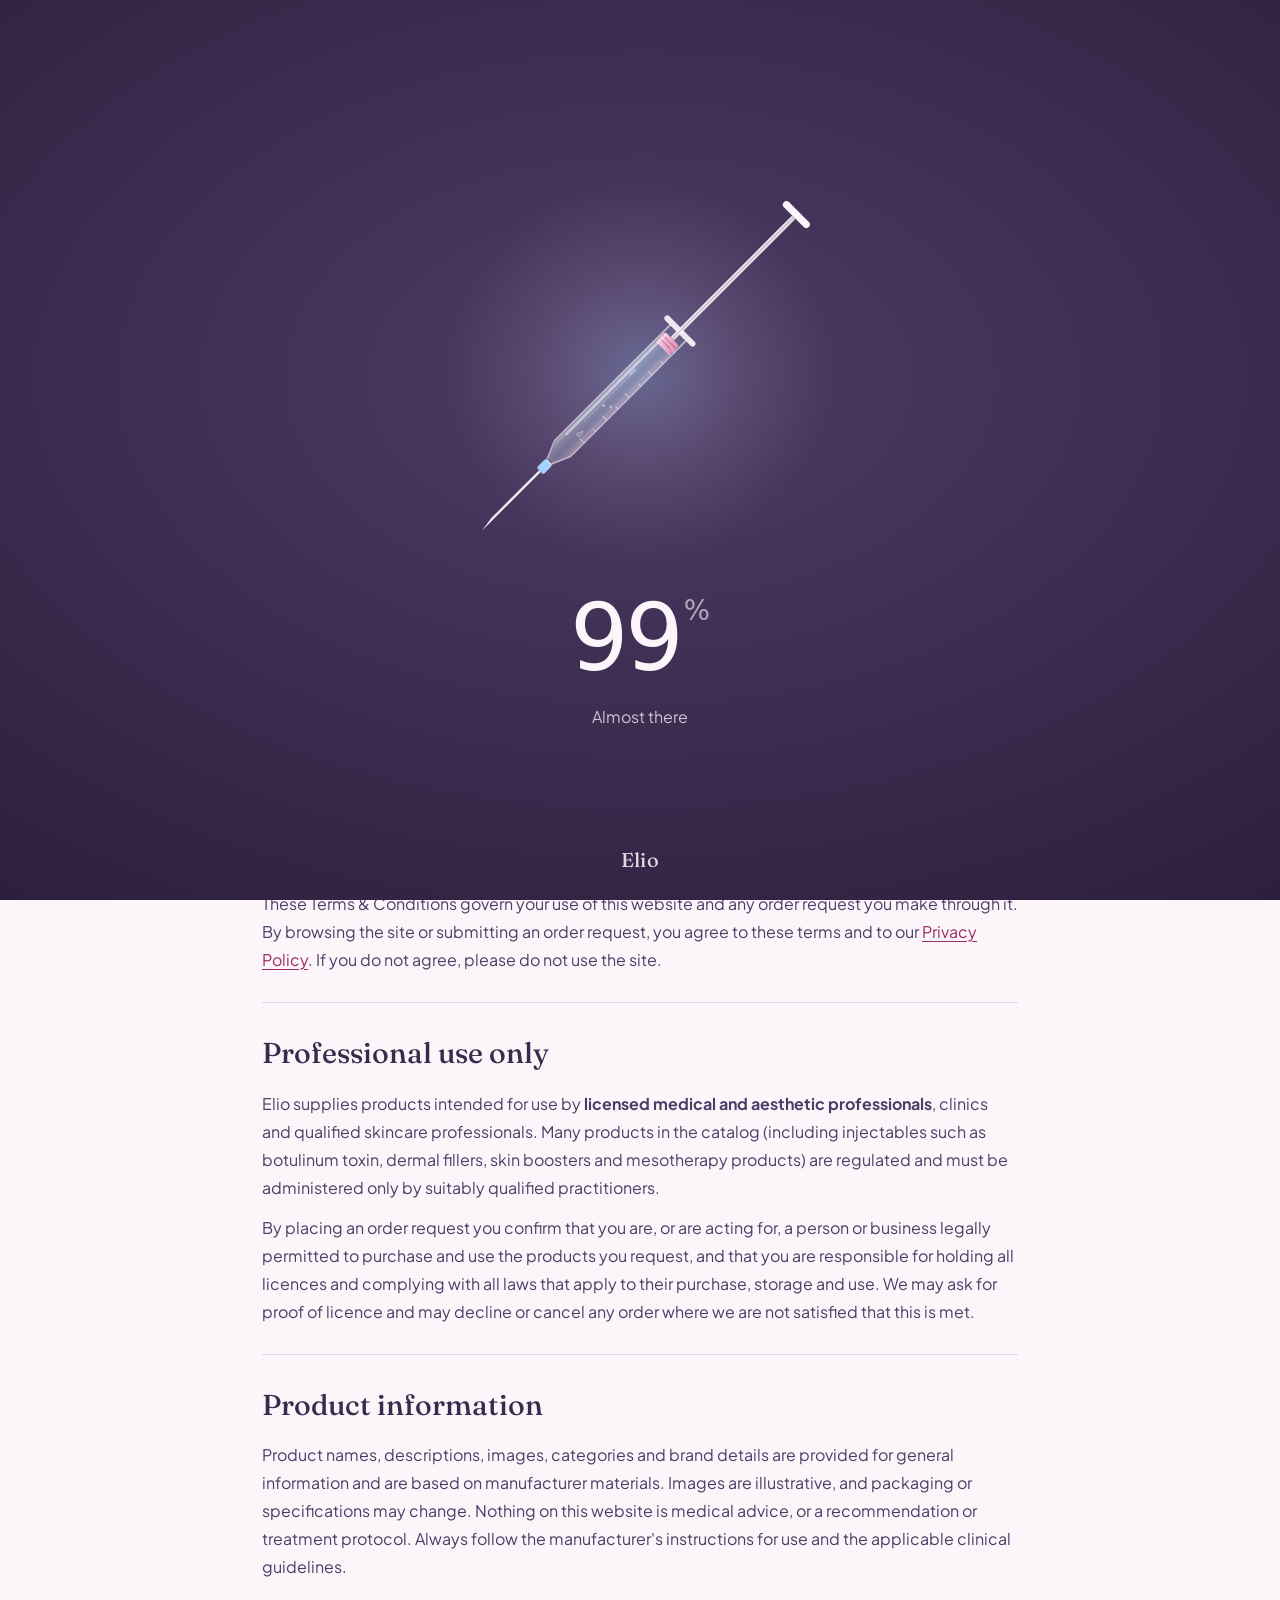
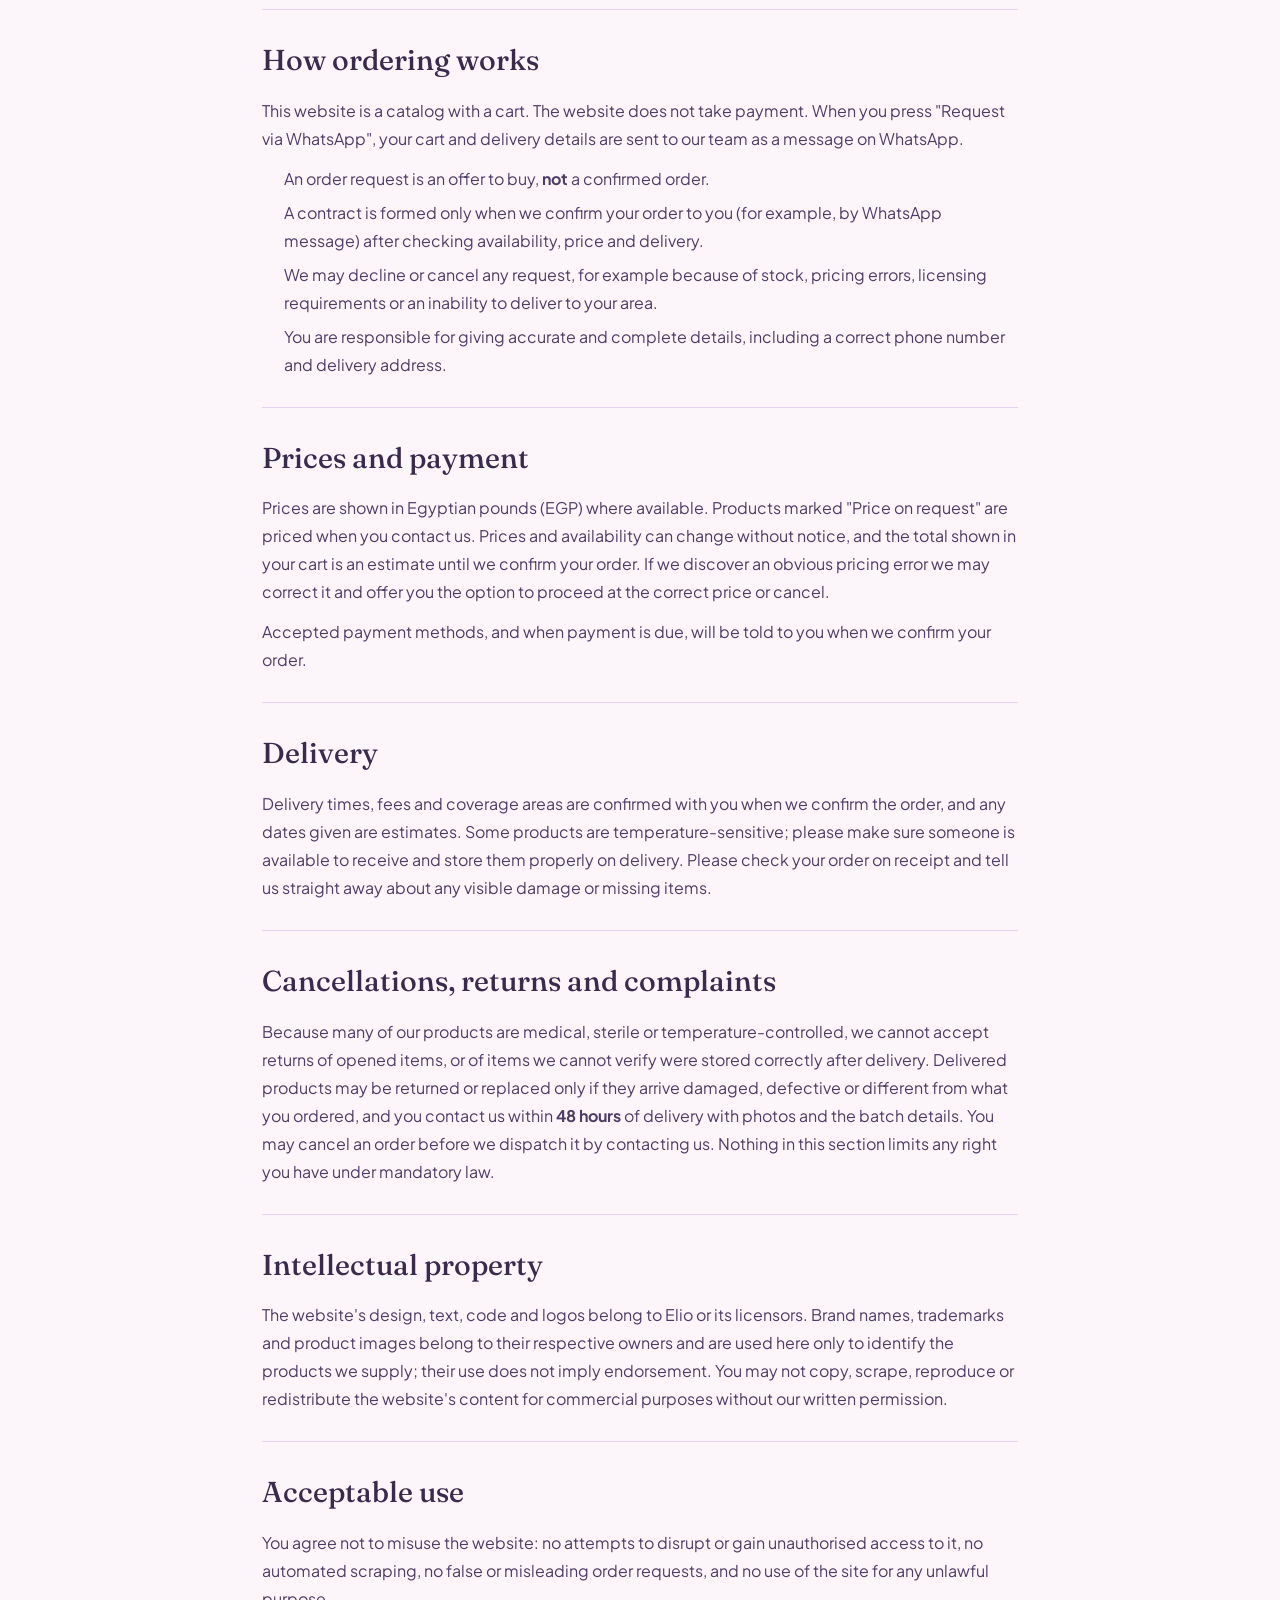
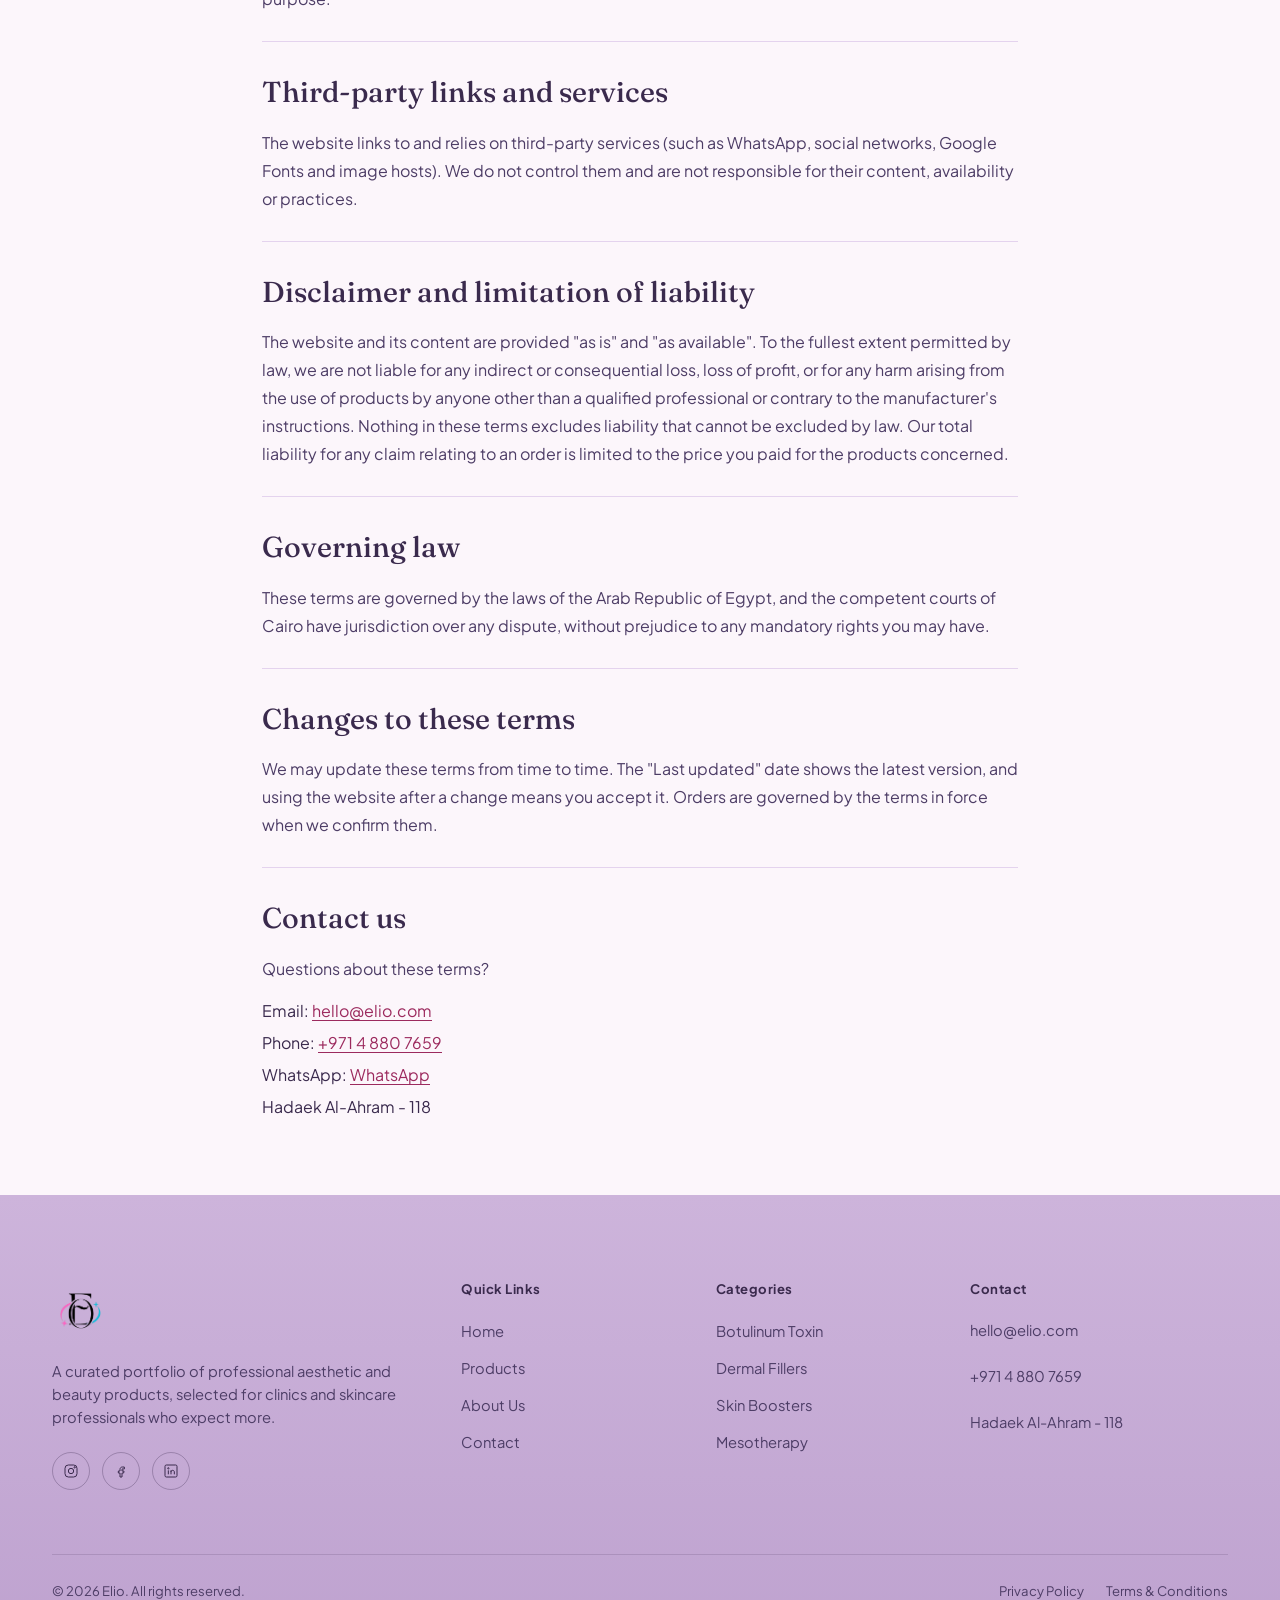
<file: terms.html>
<!DOCTYPE html>
<html lang="en">
<head>
<meta charset="UTF-8">
<meta name="viewport" content="width=device-width, initial-scale=1.0">
<title>Terms & Conditions — Elio</title>
<meta name="description" content="The terms and conditions for using the Elio website and requesting professional aesthetic products.">
<link rel="icon" type="image/png" href="img/logo.png">
<!-- First-visit loader (must stay before the stylesheets) -->
<script src="js/loader.js"></script>
<link rel="stylesheet" href="css/style.css">
<link rel="stylesheet" href="css/responsive.css">
<link rel="stylesheet" href="css/terms.css">
</head>
<body>

<header class="site-header">
  <div class="container site-header__inner">
    <a href="index.html" class="brand-mark brand-mark--logo" aria-label="Elio"><img src="img/logo.png" alt="Elio" class="brand-logo"><span class="brand-mark__text js-brand-name">Elio</span></a>
    <nav class="main-nav" aria-label="Primary">
      <div class="nav-item"><a href="index.html">Home</a></div>
      <div class="nav-item"><a href="products.html">Products</a></div>
      <div class="nav-item nav-item--categories">
        <a href="products.html">Categories</a>
        <div class="mega-menu js-nav-categories" aria-label="Categories"></div>
      </div>
      <div class="nav-item"><a href="about.html">About Us</a></div>
      <div class="nav-item"><a href="contact.html">Contact</a></div>
    </nav>
    <div class="nav-actions">
      <button class="icon-btn js-open-search" aria-label="Search products">
        <svg viewBox="0 0 24 24" fill="none" stroke="currentColor" stroke-width="1.6"><circle cx="11" cy="11" r="7"/><line x1="21" y1="21" x2="16.65" y2="16.65"/></svg>
      </button>
      <a href="cart.html" class="icon-btn" aria-label="View cart">
        <svg viewBox="0 0 24 24" fill="none" stroke="currentColor" stroke-width="1.6"><circle cx="9" cy="21" r="1.3"/><circle cx="18" cy="21" r="1.3"/><path d="M2.5 3h2.4l2.3 12.4a2 2 0 002 1.6h8.6a2 2 0 002-1.6L21 7H6"/></svg>
        <span class="cart-count js-cart-count">0</span>
      </a>
      <button class="nav-toggle" aria-label="Open menu" aria-expanded="false"><span></span><span></span><span></span></button>
    </div>
  </div>
</header>

<nav class="mobile-nav" aria-label="Mobile">
  <a href="index.html">Home</a>
  <a href="products.html">Products</a>
  <a href="about.html">About Us</a>
  <a href="contact.html">Contact</a>
  <div class="mobile-nav__categories js-nav-categories"></div>
</nav>

<!-- ============================= LEGAL HERO ============================= -->
<section class="about-hero">
  <div class="container">
    <div class="breadcrumbs"><a href="index.html">Home</a><span>/</span><span>Terms &amp; Conditions</span></div>
    <h1>Terms &amp; Conditions</h1>
    <p>The terms that apply when you browse our catalog and request an order.</p>
  </div>
</section>

<!-- ============================= LEGAL CONTENT ============================= -->
<section class="section section--tight">
  <div class="container legal">
    <p class="legal__updated">Last updated: September 21, 2026</p>
    <nav class="legal__toc" aria-label="On this page">
      <h3>On this page</h3>
      <ol><li><a href="#acceptance">Acceptance of these terms</a></li><li><a href="#professional">Professional use only</a></li><li><a href="#info">Product information</a></li><li><a href="#orders">How ordering works</a></li><li><a href="#prices">Prices and payment</a></li><li><a href="#delivery">Delivery</a></li><li><a href="#returns">Cancellations, returns and complaints</a></li><li><a href="#ip">Intellectual property</a></li><li><a href="#use">Acceptable use</a></li><li><a href="#links">Third-party links and services</a></li><li><a href="#liability">Disclaimer and limitation of liability</a></li><li><a href="#law">Governing law</a></li><li><a href="#changes">Changes to these terms</a></li><li><a href="#contact">Contact us</a></li></ol>
    </nav>
    <section class="legal__section" id="acceptance"><h2>Acceptance of these terms</h2><p>These Terms &amp; Conditions govern your use of this website and any order request you make through it. By browsing the site or submitting an order request, you agree to these terms and to our <a href="privacy.html">Privacy Policy</a>. If you do not agree, please do not use the site.</p></section><section class="legal__section" id="professional"><h2>Professional use only</h2><p><span class="js-brand-name">Elio</span> supplies products intended for use by <strong>licensed medical and aesthetic professionals</strong>, clinics and qualified skincare professionals. Many products in the catalog (including injectables such as botulinum toxin, dermal fillers, skin boosters and mesotherapy products) are regulated and must be administered only by suitably qualified practitioners.</p>
<p>By placing an order request you confirm that you are, or are acting for, a person or business legally permitted to purchase and use the products you request, and that you are responsible for holding all licences and complying with all laws that apply to their purchase, storage and use. We may ask for proof of licence and may decline or cancel any order where we are not satisfied that this is met.</p></section><section class="legal__section" id="info"><h2>Product information</h2><p>Product names, descriptions, images, categories and brand details are provided for general information and are based on manufacturer materials. Images are illustrative, and packaging or specifications may change. Nothing on this website is medical advice, or a recommendation or treatment protocol. Always follow the manufacturer's instructions for use and the applicable clinical guidelines.</p></section><section class="legal__section" id="orders"><h2>How ordering works</h2><p>This website is a catalog with a cart. The website does not take payment. When you press "Request via WhatsApp", your cart and delivery details are sent to our team as a message on WhatsApp.</p>
<ul>
<li>An order request is an offer to buy, <strong>not</strong> a confirmed order.</li>
<li>A contract is formed only when we confirm your order to you (for example, by WhatsApp message) after checking availability, price and delivery.</li>
<li>We may decline or cancel any request, for example because of stock, pricing errors, licensing requirements or an inability to deliver to your area.</li>
<li>You are responsible for giving accurate and complete details, including a correct phone number and delivery address.</li>
</ul></section><section class="legal__section" id="prices"><h2>Prices and payment</h2><p>Prices are shown in Egyptian pounds (EGP) where available. Products marked "Price on request" are priced when you contact us. Prices and availability can change without notice, and the total shown in your cart is an estimate until we confirm your order. If we discover an obvious pricing error we may correct it and offer you the option to proceed at the correct price or cancel.</p>
<p>Accepted payment methods, and when payment is due, will be told to you when we confirm your order.</p></section><section class="legal__section" id="delivery"><h2>Delivery</h2><p>Delivery times, fees and coverage areas are confirmed with you when we confirm the order, and any dates given are estimates. Some products are temperature-sensitive; please make sure someone is available to receive and store them properly on delivery. Please check your order on receipt and tell us straight away about any visible damage or missing items.</p></section><section class="legal__section" id="returns"><h2>Cancellations, returns and complaints</h2><p>Because many of our products are medical, sterile or temperature-controlled, we cannot accept returns of opened items, or of items we cannot verify were stored correctly after delivery. Delivered products may be returned or replaced only if they arrive damaged, defective or different from what you ordered, and you contact us within <strong>48 hours</strong> of delivery with photos and the batch details. You may cancel an order before we dispatch it by contacting us. Nothing in this section limits any right you have under mandatory law.</p></section><section class="legal__section" id="ip"><h2>Intellectual property</h2><p>The website's design, text, code and logos belong to <span class="js-brand-name">Elio</span> or its licensors. Brand names, trademarks and product images belong to their respective owners and are used here only to identify the products we supply; their use does not imply endorsement. You may not copy, scrape, reproduce or redistribute the website's content for commercial purposes without our written permission.</p></section><section class="legal__section" id="use"><h2>Acceptable use</h2><p>You agree not to misuse the website: no attempts to disrupt or gain unauthorised access to it, no automated scraping, no false or misleading order requests, and no use of the site for any unlawful purpose.</p></section><section class="legal__section" id="links"><h2>Third-party links and services</h2><p>The website links to and relies on third-party services (such as WhatsApp, social networks, Google Fonts and image hosts). We do not control them and are not responsible for their content, availability or practices.</p></section><section class="legal__section" id="liability"><h2>Disclaimer and limitation of liability</h2><p>The website and its content are provided "as is" and "as available". To the fullest extent permitted by law, we are not liable for any indirect or consequential loss, loss of profit, or for any harm arising from the use of products by anyone other than a qualified professional or contrary to the manufacturer's instructions. Nothing in these terms excludes liability that cannot be excluded by law. Our total liability for any claim relating to an order is limited to the price you paid for the products concerned.</p></section><section class="legal__section" id="law"><h2>Governing law</h2><p>These terms are governed by the laws of the Arab Republic of Egypt, and the competent courts of Cairo have jurisdiction over any dispute, without prejudice to any mandatory rights you may have.</p></section><section class="legal__section" id="changes"><h2>Changes to these terms</h2><p>We may update these terms from time to time. The "Last updated" date shows the latest version, and using the website after a change means you accept it. Orders are governed by the terms in force when we confirm them.</p></section><section class="legal__section" id="contact"><h2>Contact us</h2><p>Questions about these terms?</p>
<address class="legal__contact">Email: <a class="js-contact-email" href="#"></a><br>Phone: <a class="js-contact-phone" href="#"></a><br>WhatsApp: <a class="js-contact-whatsapp" href="#" target="_blank" rel="noopener">WhatsApp</a><br><span class="js-contact-location"></span></address></section>
  </div>
</section>

<footer class="site-footer">
  <div class="container">
    <div class="footer-grid">
      <div class="footer-brand">
        <span class="brand-mark brand-mark--logo footer-logo"><img src="img/logo.png" alt="Elio" class="brand-logo brand-logo--footer"></span>
        <p class="js-brand-desc"></p>
        <div class="footer-social">
          <a href="#" class="js-social-instagram" aria-label="Instagram"><svg viewBox="0 0 24 24" fill="none" stroke="currentColor" stroke-width="1.5"><rect x="3" y="3" width="18" height="18" rx="5"/><circle cx="12" cy="12" r="4"/><circle cx="17.5" cy="6.5" r="1"/></svg></a>
          <a href="#" class="js-social-facebook" aria-label="Facebook"><svg viewBox="0 0 24 24" fill="none" stroke="currentColor" stroke-width="1.5"><path d="M14 9h3V6h-3c-2 0-3.5 1.5-3.5 3.5V12H8v3h2.5v6h3v-6H16l.5-3h-3V9.8c0-.5.3-.8.8-.8z"/></svg></a>
          <a href="#" class="js-social-linkedin" aria-label="LinkedIn"><svg viewBox="0 0 24 24" fill="none" stroke="currentColor" stroke-width="1.5"><rect x="3" y="3" width="18" height="18" rx="2"/><circle cx="8" cy="8" r="1"/><path d="M8 11v6M12 11v6M12 13.5c0-1.5 1-2.5 2.5-2.5s2.5 1 2.5 2.5V17"/></svg></a>
        </div>
      </div>
      <div class="footer-col">
        <h4>Quick Links</h4>
        <ul>
          <li><a href="index.html">Home</a></li>
          <li><a href="products.html">Products</a></li>
          <li><a href="about.html">About Us</a></li>
          <li><a href="contact.html">Contact</a></li>
        </ul>
      </div>
      <div class="footer-col">
        <h4>Categories</h4>
        <ul class="js-footer-categories"></ul>
      </div>
      <div class="footer-col">
        <h4>Contact</h4>
        <address>
          <a class="js-contact-email" href="#"></a><br><br>
          <a class="js-contact-phone" href="#"></a><br><br>
          <span class="js-contact-location"></span>
        </address>
      </div>
    </div>
    <div class="footer-bottom">
      <span>&copy; <span class="js-year"></span> <span class="js-brand-name">Elio</span>. All rights reserved.</span>
      <div class="footer-bottom__links">
        <a href="privacy.html">Privacy Policy</a>
        <a href="terms.html">Terms &amp; Conditions</a>
      </div>
    </div>
  </div>
</footer>

<button class="back-to-top" aria-label="Back to top">
  <svg viewBox="0 0 24 24" fill="none" stroke="currentColor" stroke-width="2"><path d="M12 19V5M5 12l7-7 7 7"/></svg>
</button>

<div class="search-overlay" id="search-overlay" aria-hidden="true">
  <div class="search-overlay__panel">
    <div class="search-overlay__top">
      <form class="search-overlay__form" id="search-overlay-form">
        <input type="text" id="search-overlay-input" placeholder="Search products, brands, categories…" autocomplete="off">
        <button type="button" class="search-overlay__clear" id="search-overlay-clear" aria-label="Clear search">&times;</button>
      </form>
      <button class="search-overlay__close" id="search-overlay-close" aria-label="Close search">&times;</button>
    </div>
    <p class="search-overlay__count" id="search-overlay-count">Start typing to search products, brands and categories.</p>
    <div class="search-overlay__results" id="search-overlay-results"></div>
  </div>
</div>

<script src="js/config.js"></script>
<script src="js/prices.js"></script>
<script src="js/products.js"></script>
<script src="js/app.js"></script>
<script src="js/search.js"></script>
<script src="js/terms.js"></script>
</body>
</html>
</file>
<file: css/style.css>
/* =========================================================================
   Elio— CORE STYLESHEET
   Design tokens + component styles. Breakpoint overrides live in
   responsive.css so this file stays the single source of visual truth.
   ========================================================================= */

@import url('https://fonts.googleapis.com/css2?family=Fraunces:ital,opsz,wght@0,9..144,340;0,9..144,480;0,9..144,560;1,9..144,420&family=Plus+Jakarta+Sans:wght@400;500;600;700&display=swap');

/* ---------------------------------------------------------------------
   TOKENS
   --------------------------------------------------------------------- */
:root {
  /* Palette */
  /* Pastel Dreamland Adventure — the 5 core colours */
  --lavender:  #CDB4DB;
  --pink-soft: #FFC8DD;
  --pink:      #FFAFCC;
  --sky-soft:  #BDE0FE;
  --sky:       #A2D2FF;

  /* Semantic roles (same names as before, so the rest of the CSS keeps working) */
  --ivory: #FCF6FB;         /* page background — a whisper of pink */
  --white: #FFFFFF;
  --charcoal: #3A2A4D;      /* deep plum — main text (readable on every pastel) */
  --charcoal-soft: #4D3D66; /* secondary text */
  --taupe: #A2D2FF;         /* secondary accent — sky blue */
  --taupe-line: #E4D3EE;    /* hairlines / borders */
  --accent: #FFAFCC;        /* primary accent — pink (fills, lines, badges) */
  --accent-dark: #9C2A5E;   /* deep pink — for accent TEXT / hover text (contrast) */
  --accent-tint: #FFE4EE;   /* soft pink wash */

  /* Type */
  --font-display: 'Fraunces', 'Georgia', serif;
  --font-body: 'Plus Jakarta Sans', -apple-system, BlinkMacSystemFont, sans-serif;

  /* Layout */
  --container: 1240px;
  --gutter: 32px;
  --radius-s: 3px;
  --radius-m: 6px;
  --header-h: 84px;

  /* Carved / glass surfaces */
  --radius-btn: 16px;
  --radius-card: 20px;
  --glass-blur: 14px;
  --carve-light: rgba(255,255,255,0.55);
  --carve-shadow: rgba(58,42,77,0.35);

  /* Motion */
  --ease: cubic-bezier(.4, 0, .2, 1);
}

/* ---------------------------------------------------------------------
   RESET / BASE
   --------------------------------------------------------------------- */
*, *::before, *::after { box-sizing: border-box; }
html { scroll-behavior: smooth; }
body {
  margin: 0;
  font-family: var(--font-body);
  color: var(--charcoal);
  background: var(--ivory);
  -webkit-font-smoothing: antialiased;
  line-height: 1.55;
}
body.no-scroll { overflow: hidden; }

img { max-width: 100%; display: block; }
a { color: inherit; text-decoration: none; }
button { font-family: inherit; cursor: pointer; }
ul { list-style: none; margin: 0; padding: 0; }
h1, h2, h3, h4, p { margin: 0; }
input, select, textarea, button { font-size: 1rem; }

:focus-visible {
  outline: 2px solid var(--accent-dark);
  outline-offset: 2px;
}

@media (prefers-reduced-motion: reduce) {
  *, *::before, *::after { animation-duration: 0.01ms !important; transition-duration: 0.01ms !important; scroll-behavior: auto !important; }
}

.container {
  max-width: var(--container);
  margin: 0 auto;
  padding: 0 var(--gutter);
}

.section {
  padding: 112px 0;
}
.section--tight { padding: 72px 0; }
.section--charcoal { background: linear-gradient(135deg, var(--lavender) 0%, var(--sky-soft) 100%); color: var(--charcoal); }
.section--taupe { background: var(--accent-tint); }

.section__head {
  max-width: 640px;
  margin-bottom: 56px;
}
.section__eyebrow-line {
  width: 44px;
  height: 2px;
  background: var(--accent);
  margin-bottom: 20px;
}
.section--charcoal .section__eyebrow-line { background: var(--charcoal); }
.section__head h2 {
  font-family: var(--font-display);
  font-weight: 480;
  font-size: clamp(2rem, 2.6vw, 2.9rem);
  letter-spacing: -0.01em;
  line-height: 1.15;
}
.section__head p {
  margin-top: 16px;
  font-size: 1.05rem;
  color: var(--charcoal-soft);
  max-width: 52ch;
}
.section--charcoal .section__head p { color: var(--charcoal-soft); }

.section__head-row {
  display: flex;
  justify-content: space-between;
  align-items: flex-end;
  gap: 24px;
  flex-wrap: wrap;
}

/* ---------------------------------------------------------------------
   BUTTONS
   --------------------------------------------------------------------- */
.btn {
  display: inline-flex;
  align-items: center;
  justify-content: center;
  gap: 10px;
  padding: 15px 30px;
  font-size: 0.95rem;
  font-weight: 600;
  letter-spacing: 0.01em;
  border-radius: var(--radius-btn);
  border: 1px solid transparent;
  backdrop-filter: blur(var(--glass-blur));
  -webkit-backdrop-filter: blur(var(--glass-blur));
  transition: background var(--ease) .2s, color var(--ease) .2s, border-color var(--ease) .2s, transform var(--ease) .2s, box-shadow var(--ease) .2s;
  white-space: nowrap;
}
.btn--primary {
  background: linear-gradient(180deg, var(--pink-soft), var(--pink));
  color: var(--charcoal);
  border-color: rgba(255,255,255,0.7);
  box-shadow:
    inset 0 1px 0 rgba(255,255,255,0.75),
    inset 0 -3px 6px rgba(214,90,140,0.25),
    0 10px 20px rgba(58,42,77,0.16);
}
.btn--primary:hover {
  background: linear-gradient(180deg, var(--sky-soft), var(--sky));
  box-shadow:
    inset 0 1px 0 rgba(255,255,255,0.8),
    inset 0 -3px 8px rgba(70,120,190,0.28),
    0 12px 24px rgba(58,42,77,0.18);
}
.btn--outline {
  background: rgba(255,255,255,0.35);
  color: var(--charcoal);
  border-color: rgba(255,255,255,0.55);
  box-shadow:
    inset 0 1px 0 rgba(255,255,255,0.7),
    inset 0 -2px 6px rgba(214,90,140,0.08),
    0 8px 16px rgba(58,42,77,0.1);
}
.btn--outline:hover {
  background: var(--lavender);
  color: var(--charcoal);
  box-shadow:
    inset 0 1px 0 rgba(255,255,255,0.55),
    inset 0 -3px 7px rgba(120,80,150,0.22),
    0 10px 20px rgba(58,42,77,0.16);
}
.section--charcoal .btn--outline {
  color: var(--charcoal);
  border-color: rgba(58,42,77,0.3);
  background: rgba(255,255,255,0.4);
  box-shadow:
    inset 0 1px 0 rgba(255,255,255,0.7),
    inset 0 -2px 6px rgba(120,80,150,0.12),
    0 8px 16px rgba(58,42,77,0.12);
}
.section--charcoal .btn--outline:hover { background: var(--white); color: var(--charcoal); box-shadow: inset 0 1px 0 rgba(255,255,255,0.8), 0 8px 16px rgba(58,42,77,0.16); }
.btn--small { padding: 8px 14px; font-size: 0.8rem; width: 100%; border-radius: 12px; }
.btn--block { width: 100%; }
.btn:active {
  transform: translateY(1px);
  box-shadow:
    inset 0 2px 6px rgba(58,42,77,0.25),
    inset 0 -1px 0 rgba(255,255,255,0.3);
}

/* ---------------------------------------------------------------------
   HEADER / NAVIGATION
   --------------------------------------------------------------------- */
.site-header {
  position: sticky;
  top: 0;
  z-index: 500;
  background: rgba(252, 246, 251, 0.92);
  backdrop-filter: blur(10px);
  border-bottom: 1px solid transparent;
  transition: border-color .25s var(--ease), box-shadow .25s var(--ease);
}
.site-header.is-scrolled {
  border-bottom-color: var(--taupe-line);
  box-shadow: 0 8px 24px rgba(58,42,77, 0.04);
}
.site-header__inner {
  height: var(--header-h);
  display: flex;
  align-items: center;
  justify-content: space-between;
  gap: 24px;
}

.brand-mark {
  font-family: var(--font-display);
  font-size: 1.5rem;
  font-weight: 480;
  letter-spacing: 0.02em;
}

.brand-mark--logo {
  display: inline-flex;
  align-items: center;
  gap: 10px;
}
.brand-logo {
  display: block;
  height: 44px;
  width: auto;
}
.brand-logo--footer {
  height: 56px;
}
.brand-mark__text {
  font-family: var(--font-display);
  font-size: 1.5rem;
  font-weight: 480;
  letter-spacing: 0.02em;
  color: var(--charcoal);
}

.main-nav {
  display: flex;
  align-items: center;
  gap: 4px;
}
.nav-item { position: relative; }
.nav-item > a {
  display: inline-block;
  padding: 10px 16px;
  font-size: 0.95rem;
  font-weight: 500;
  color: var(--charcoal-soft);
  transition: color .2s var(--ease);
}
.nav-item > a:hover { color: var(--accent-dark); }

.nav-actions {
  display: flex;
  align-items: center;
  gap: 6px;
}
.icon-btn {
  position: relative;
  width: 44px;
  height: 44px;
  display: flex;
  align-items: center;
  justify-content: center;
  border-radius: 50%;
  background: rgba(255,255,255,0.4);
  backdrop-filter: blur(var(--glass-blur));
  -webkit-backdrop-filter: blur(var(--glass-blur));
  border: 1px solid rgba(255,255,255,0.55);
  color: var(--charcoal);
  box-shadow:
    inset 0 1px 0 rgba(255,255,255,0.7),
    inset 0 -2px 5px rgba(214,90,140,0.08),
    0 6px 14px rgba(58,42,77,0.1);
  transition: background .2s var(--ease), box-shadow .2s var(--ease), transform .15s var(--ease);
}
.icon-btn:hover {
  background: var(--pink);
  color: var(--charcoal);
  box-shadow:
    inset 0 1px 0 rgba(255,255,255,0.6),
    inset 0 -3px 7px rgba(214,90,140,0.25),
    0 8px 18px rgba(58,42,77,0.16);
}
.icon-btn:active { transform: translateY(1px); }
.icon-btn svg { width: 20px; height: 20px; }
.cart-count {
  position: absolute;
  top: 4px;
  right: 4px;
  min-width: 16px;
  height: 16px;
  padding: 0 3px;
  border-radius: 50%;
  background: var(--accent);
  color: var(--charcoal);
  font-size: 0.62rem;
  font-weight: 700;
  display: none;
  align-items: center;
  justify-content: center;
  line-height: 1;
}
.cart-count.is-visible { display: flex; }

.nav-toggle {
  display: none;
  width: 42px;
  height: 42px;
  border: none;
  background: transparent;
  flex-direction: column;
  justify-content: center;
  align-items: center;
  gap: 5px;
}
.nav-toggle span {
  width: 22px;
  height: 2px;
  background: var(--charcoal);
  transition: transform .2s var(--ease), opacity .2s var(--ease);
}

/* Mega menu */
.mega-menu {
  position: absolute;
  top: calc(100% + 14px);
  left: 50%;
  transform: translateX(-50%) translateY(6px);
  width: 640px;
  background: rgba(255,255,255,0.7);
  backdrop-filter: blur(var(--glass-blur));
  -webkit-backdrop-filter: blur(var(--glass-blur));
  border: 1px solid rgba(255,255,255,0.7);
  border-radius: var(--radius-card);
  box-shadow:
    inset 0 1px 0 rgba(255,255,255,0.8),
    inset 0 -6px 14px rgba(214,90,140,0.05),
    0 24px 48px rgba(58,42,77,0.14);
  padding: 28px;
  display: grid;
  grid-template-columns: repeat(2, 1fr);
  gap: 6px;
  opacity: 0;
  visibility: hidden;
  transition: opacity .2s var(--ease), transform .2s var(--ease), visibility .2s;
}
.nav-item--categories.is-open .mega-menu {
  opacity: 1;
  visibility: visible;
  transform: translateX(-50%) translateY(0);
}
.mega-menu__link {
  padding: 12px 14px;
  border-radius: var(--radius-s);
  font-size: 0.94rem;
  color: var(--charcoal-soft);
  transition: background .2s var(--ease), color .2s var(--ease);
}
.mega-menu__link:hover { background: var(--accent-tint); color: var(--accent-dark); }

/* Mobile nav */
.mobile-nav {
  position: fixed;
  inset: 0;
  top: var(--header-h);
  background: var(--ivory);
  z-index: 400;
  transform: translateX(100%);
  transition: transform .3s var(--ease);
  overflow-y: auto;
  padding: 24px var(--gutter) 40px;
}
.mobile-nav.is-open { transform: translateX(0); }
.mobile-nav a {
  display: block;
  padding: 16px 4px;
  font-size: 1.15rem;
  font-family: var(--font-display);
  border-bottom: 1px solid var(--taupe-line);
}
.mobile-nav__categories {
  margin-top: 8px;
  padding-left: 12px;
}
.mobile-nav__categories a {
  font-family: var(--font-body);
  font-size: 0.98rem;
  font-weight: 500;
  padding: 12px 4px;
  border-bottom: none;
  color: var(--charcoal-soft);
}

/* ---------------------------------------------------------------------
   HERO
   --------------------------------------------------------------------- */
.hero {
  position: relative;
  min-height: 92vh;
  display: flex;
  align-items: flex-end;
  color: var(--ivory);
  overflow: hidden;
}
.hero__media {
  position: absolute;
  inset: 0;
  z-index: 0;
}
.hero__media img {
  width: 100%;
  height: 100%;
  object-fit: cover;
  filter: grayscale(22%) sepia(6%) saturate(96%);
}
.hero__scrim {
  position: absolute;
  inset: 0;
  background: linear-gradient(180deg, rgba(58,42,77,0.20) 0%, rgba(58,42,77,0.15) 40%, rgba(58,42,77,0.86) 100%);
}
.hero__content {
  position: relative;
  z-index: 1;
  padding-bottom: 88px;
  max-width: 760px;
}
.hero__eyebrow {
  font-size: 0.9rem;
  letter-spacing: 0.02em;
  color: var(--taupe);
  margin-bottom: 22px;
}
.hero__title {
  font-family: var(--font-display);
  font-weight: 480;
  font-size: clamp(2.6rem, 5.4vw, 4.6rem);
  line-height: 1.06;
  letter-spacing: -0.01em;
}
.hero__desc {
  margin-top: 26px;
  font-size: 1.12rem;
  max-width: 46ch;
  color: #F6EDFA;
}
.hero__actions {
  margin-top: 40px;
  display: flex;
  gap: 16px;
  flex-wrap: wrap;
}
.hero__actions .btn--outline { border-color: rgba(252,246,251,0.55); color: var(--ivory); }
.hero__actions .btn--outline:hover { background: var(--ivory); color: var(--charcoal); }

/* ---------------------------------------------------------------------
   PRODUCT GRID + CARDS
   --------------------------------------------------------------------- */
.product-grid {
  display: grid;
  grid-template-columns: repeat(auto-fill, minmax(200px, 1fr));
  gap: 20px;
}

/* Single scrollable row (used for Best Sellers) */
.product-row {
  display: flex;
  flex-wrap: nowrap;
  overflow-x: auto;
  gap: 18px;
  padding-bottom: 10px;
  scroll-snap-type: x mandatory;
  scrollbar-width: thin;
  scrollbar-color: var(--taupe-line) transparent;
}
.product-row .product-card {
  flex: 0 0 220px;
  scroll-snap-align: start;
}
.product-card {
  background: rgba(255,255,255,0.55);
  backdrop-filter: blur(var(--glass-blur));
  -webkit-backdrop-filter: blur(var(--glass-blur));
  border: 1px solid rgba(255,255,255,0.6);
  border-radius: var(--radius-card);
  overflow: hidden;
  display: flex;
  flex-direction: column;
  box-shadow:
    inset 0 1px 0 rgba(255,255,255,0.7),
    inset 0 -8px 18px rgba(214,90,140,0.05),
    0 16px 32px rgba(58,42,77,0.08);
  transition: box-shadow .25s var(--ease), transform .25s var(--ease);
}
.product-card:hover {
  box-shadow:
    inset 0 1px 0 rgba(255,255,255,0.8),
    inset 0 -10px 22px rgba(214,90,140,0.07),
    0 24px 44px rgba(58,42,77,0.14);
  transform: translateY(-3px);
}
.product-card.is-revealing { animation: cardReveal .5s var(--ease); }
@keyframes cardReveal {
  from { opacity: 0; transform: translateY(10px); }
  to { opacity: 1; transform: translateY(0); }
}
.product-card__media {
  position: relative;
  aspect-ratio: 4 / 5;
  background: var(--accent-tint);
  overflow: hidden;
}
.product-card__media img {
  width: 100%; height: 100%; object-fit: cover;
  filter: grayscale(12%) sepia(3%);
  transition: transform .5s var(--ease);
}
.product-card:hover .product-card__media img { transform: scale(1.045); }
.product-badge {
  position: absolute;
  top: 12px;
  left: 12px;
  padding: 6px 11px;
  font-size: 0.7rem;
  font-weight: 700;
  letter-spacing: 0.03em;
  border-radius: 2px;
  background: var(--lavender);
  color: var(--charcoal);
}
.product-badge--featured { background: var(--accent); }
.cart-btn {
  position: absolute;
  top: 10px;
  right: 10px;
  width: 36px;
  height: 36px;
  border-radius: 50%;
  border: 1px solid rgba(255,255,255,0.6);
  background: rgba(255,255,255,0.55);
  backdrop-filter: blur(var(--glass-blur));
  -webkit-backdrop-filter: blur(var(--glass-blur));
  box-shadow:
    inset 0 1px 0 rgba(255,255,255,0.75),
    inset 0 -2px 4px rgba(214,90,140,0.1),
    0 6px 12px rgba(58,42,77,0.15);
  display: flex;
  align-items: center;
  justify-content: center;
  color: var(--charcoal);
  transition: background .2s var(--ease), color .2s var(--ease), transform .15s var(--ease), box-shadow .2s var(--ease);
}
.cart-btn svg { fill: none; stroke: currentColor; stroke-width: 1.6; }
.cart-btn:hover { transform: scale(1.06); }
.cart-btn.is-active { color: var(--accent-dark); }
.cart-btn.is-active svg { fill: rgba(255,175,204,0.65); }

.product-card__body {
  padding: 14px 14px 16px;
  display: flex;
  flex-direction: column;
  gap: 6px;
  flex: 1;
}
.product-card__eyebrow {
  font-size: 0.68rem;
  color: var(--charcoal-soft);
  text-transform: uppercase;
  letter-spacing: 0.04em;
}
.product-card__title {
  font-family: var(--font-display);
  font-size: 0.96rem;
  font-weight: 480;
  line-height: 1.28;
}
.product-card__view { margin-top: auto; }

.empty-state {
  grid-column: 1 / -1;
  text-align: center;
  padding: 80px 20px;
  background: rgba(255,255,255,0.4);
  backdrop-filter: blur(var(--glass-blur));
  -webkit-backdrop-filter: blur(var(--glass-blur));
  border: 1px dashed rgba(162,210,255,0.95);
  border-radius: var(--radius-card);
  box-shadow: inset 0 2px 8px rgba(58,42,77,0.06);
}
.empty-state__title {
  font-family: var(--font-display);
  font-size: 1.4rem;
}
.empty-state__body {
  margin-top: 10px;
  color: var(--charcoal-soft);
}

/* ---------------------------------------------------------------------
   WHY CHOOSE US
   --------------------------------------------------------------------- */
.value-grid {
  display: grid;
  grid-template-columns: repeat(4, 1fr);
  gap: 1px;
  background: rgba(58,42,77,0.16);
  border-top: 1px solid rgba(58,42,77,0.16);
  border-bottom: 1px solid rgba(58,42,77,0.16);
}
.value-item {
  background: var(--ivory);
  padding: 40px 32px;
}
.value-item__icon {
  width: 40px; height: 40px;
  margin-bottom: 22px;
  color: var(--accent-dark);
}
.value-item h3 {
  font-family: var(--font-display);
  font-size: 1.15rem;
  font-weight: 480;
  margin-bottom: 10px;
}
.value-item p {
  font-size: 0.92rem;
  color: var(--charcoal-soft);
}

/* ---------------------------------------------------------------------
   SPLIT LAYOUT (used on About Us)
   --------------------------------------------------------------------- */
.split {
  display: grid;
  grid-template-columns: 0.9fr 1.1fr;
  gap: 64px;
  align-items: center;
}
.split--reverse { grid-template-columns: 1.1fr 0.9fr; }
.split--reverse .split__media { order: 2; }
.split__media img {
  width: 100%;
  aspect-ratio: 4/5;
  object-fit: cover;
  border-radius: var(--radius-m);
  filter: grayscale(15%) sepia(4%);
}
.split__eyebrow-line { width: 44px; height: 2px; background: var(--accent); margin-bottom: 20px; }
.split__body h2 {
  font-family: var(--font-display);
  font-weight: 480;
  font-size: clamp(1.9rem, 2.4vw, 2.6rem);
  line-height: 1.16;
}
.split__body p {
  margin-top: 20px;
  color: var(--charcoal-soft);
  max-width: 50ch;
}
.split__body .btn { margin-top: 30px; }

/* ---------------------------------------------------------------------
   CONTACT CTA (homepage band)
   --------------------------------------------------------------------- */
.contact-cta {
  text-align: center;
  padding: 100px 0;
}
.contact-cta h2 {
  font-family: var(--font-display);
  font-weight: 480;
  font-size: clamp(2rem, 3.4vw, 3.1rem);
  max-width: 16ch;
  margin: 0 auto;
  line-height: 1.16;
}
.contact-cta p {
  margin: 20px auto 0;
  max-width: 46ch;
  color: var(--charcoal-soft);
}
.contact-cta .btn { margin-top: 34px; }

/* ---------------------------------------------------------------------
   FOOTER
   --------------------------------------------------------------------- */
.site-footer {
  background: linear-gradient(180deg, var(--lavender) 0%, #BFA3D0 100%);
  color: var(--charcoal);
  padding: 84px 0 0;
}
.footer-grid {
  display: grid;
  grid-template-columns: 1.4fr 0.8fr 0.8fr 1fr;
  gap: 48px;
  padding-bottom: 64px;
  border-bottom: 1px solid rgba(58,42,77,0.16);
}
.footer-brand .brand-mark { color: var(--charcoal); }
.footer-brand p {
  margin-top: 18px;
  max-width: 34ch;
  font-size: 0.92rem;
  color: var(--charcoal-soft);
}
.footer-social {
  display: flex;
  gap: 12px;
  margin-top: 24px;
}
.footer-social a {
  width: 38px; height: 38px;
  border: 1px solid rgba(58,42,77,0.3);
  border-radius: 50%;
  display: flex; align-items: center; justify-content: center;
  transition: background .2s var(--ease), border-color .2s var(--ease);
}
.footer-social a:hover { background: var(--accent); border-color: var(--accent); }
.footer-social svg { width: 16px; height: 16px; }

.footer-col h4 {
  font-size: 0.82rem;
  letter-spacing: 0.04em;
  color: var(--charcoal);
  margin-bottom: 20px;
}
.footer-col ul li { margin-bottom: 12px; }
.footer-col a { font-size: 0.92rem; color: var(--charcoal-soft); transition: color .2s var(--ease); }
.footer-col a:hover { color: var(--charcoal); text-decoration: underline; text-underline-offset: 3px; }
.footer-col address { font-style: normal; font-size: 0.92rem; color: var(--charcoal-soft); }

.footer-bottom {
  display: flex;
  justify-content: space-between;
  align-items: center;
  padding: 26px 0;
  font-size: 0.82rem;
  color: var(--charcoal-soft);
  flex-wrap: wrap;
  gap: 12px;
}
.footer-bottom__links { display: flex; gap: 22px; }

/* ---------------------------------------------------------------------
   BACK TO TOP
   --------------------------------------------------------------------- */
.back-to-top {
  position: fixed;
  right: 24px;
  bottom: 24px;
  width: 50px;
  height: 50px;
  border-radius: 50%;
  background: linear-gradient(180deg, var(--pink-soft), var(--pink));
  backdrop-filter: blur(var(--glass-blur));
  -webkit-backdrop-filter: blur(var(--glass-blur));
  color: var(--charcoal);
  border: 1px solid rgba(255,255,255,0.7);
  box-shadow:
    inset 0 1px 0 rgba(255,255,255,0.75),
    inset 0 -3px 6px rgba(214,90,140,0.25),
    0 10px 20px rgba(58,42,77,0.2);
  display: flex;
  align-items: center;
  justify-content: center;
  opacity: 0;
  visibility: hidden;
  transform: translateY(10px);
  transition: opacity .25s var(--ease), transform .25s var(--ease), visibility .25s, box-shadow .2s var(--ease);
  z-index: 300;
}
.back-to-top:active { transform: translateY(11px); }
.back-to-top.is-visible { opacity: 1; visibility: visible; transform: translateY(0); }
.back-to-top svg { width: 18px; height: 18px; }

/* ---------------------------------------------------------------------
   PAGE HEADER (interior pages)
   --------------------------------------------------------------------- */
.page-header {
  padding: 64px 0 48px;
  border-bottom: 1px solid var(--taupe-line);
}
.breadcrumbs {
  display: flex;
  gap: 8px;
  font-size: 0.85rem;
  color: var(--charcoal-soft);
  margin-bottom: 18px;
}
.breadcrumbs a { color: var(--charcoal-soft); }
.breadcrumbs a:hover { color: var(--accent-dark); }
.page-header h1 {
  font-family: var(--font-display);
  font-weight: 480;
  font-size: clamp(2.2rem, 3.4vw, 3.2rem);
}
.page-header p { margin-top: 14px; max-width: 60ch; color: var(--charcoal-soft); }

/* ---------------------------------------------------------------------
   PRODUCTS PAGE LAYOUT
   --------------------------------------------------------------------- */
.catalog {
  display: grid;
  grid-template-columns: 260px 1fr;
  gap: 48px;
  padding: 56px 0 100px;
  align-items: start;
}

.catalog-toolbar {
  display: flex;
  align-items: center;
  justify-content: space-between;
  gap: 20px;
  margin-bottom: 24px;
  flex-wrap: wrap;
}
.catalog-search {
  position: relative;
  flex: 1;
  min-width: 220px;
  max-width: 360px;
}
.catalog-search input {
  width: 100%;
  padding: 12px 16px 12px 40px;
  border: 1px solid var(--taupe-line);
  border-radius: var(--radius-s);
  background: var(--white);
}
.catalog-search svg {
  position: absolute;
  left: 14px;
  top: 50%;
  transform: translateY(-50%);
  width: 16px; height: 16px;
  color: var(--charcoal-soft);
}
.catalog-toolbar__right {
  display: flex;
  align-items: center;
  gap: 16px;
}
.sort-select {
  padding: 12px 16px;
  border: 1px solid var(--taupe-line);
  border-radius: var(--radius-s);
  background: var(--white);
}
.result-count { font-size: 0.9rem; color: var(--charcoal-soft); white-space: nowrap; }

.filter-chips {
  display: none;
  flex-wrap: wrap;
  gap: 10px;
  margin-bottom: 26px;
}
.filter-chips.is-visible { display: flex; }
.filter-chip {
  display: inline-flex;
  align-items: center;
  gap: 8px;
  padding: 8px 14px;
  border: 1px solid var(--charcoal);
  border-radius: 999px;
  font-size: 0.82rem;
  background: var(--white);
}

.filter-sidebar {
  position: sticky;
  top: calc(var(--header-h) + 24px);
}
.filter-group {
  padding-bottom: 26px;
  margin-bottom: 26px;
  border-bottom: 1px solid var(--taupe-line);
}
.filter-group:last-child { border-bottom: none; }
.filter-group h4 {
  font-size: 0.82rem;
  letter-spacing: 0.03em;
  text-transform: uppercase;
  color: var(--charcoal-soft);
  margin-bottom: 14px;
}
.filter-pill {
  display: block;
  width: 100%;
  text-align: left;
  padding: 9px 0;
  background: none;
  border: none;
  font-size: 0.94rem;
  color: var(--charcoal-soft);
}
.filter-pill:hover { color: var(--accent-dark); }
.filter-pill.is-active { color: var(--accent-dark); font-weight: 700; }
.filter-check {
  display: flex;
  align-items: center;
  gap: 10px;
  padding: 7px 0;
  font-size: 0.94rem;
  color: var(--charcoal-soft);
}
.filter-select {
  width: 100%;
  padding: 10px 12px;
  border: 1px solid var(--taupe-line);
  border-radius: var(--radius-s);
  background: var(--white);
}
.clear-filters-btn {
  background: none;
  border: none;
  padding: 0;
  font-size: 0.88rem;
  font-weight: 700;
  color: var(--charcoal);
  text-decoration: underline;
  text-underline-offset: 3px;
}

.mobile-catalog-bar { display: none; }

.load-more-wrap {
  display: flex;
  justify-content: center;
  margin-top: 48px;
}

.filter-panel-overlay { display: none; }

#filter-apply {
  width: auto;
  min-width: 0;
  margin: 0 auto;
  padding: 9px 22px;
  font-size: 0.82rem;
}
.filter-panel__apply {
  display: flex;
  justify-content: center;
}

/* ---------------------------------------------------------------------
   MODAL (product details)
   --------------------------------------------------------------------- */
.modal {
  position: fixed;
  inset: 0;
  z-index: 900;
  display: none;
  align-items: center;
  justify-content: center;
  padding: 24px;
}
.modal.is-open { display: flex; }
.modal__backdrop {
  position: absolute;
  inset: 0;
  background: rgba(58,42,77,0.55);
  backdrop-filter: blur(2px);
}
.modal__panel {
  position: relative;
  background: rgba(255,255,255,0.75);
  backdrop-filter: blur(var(--glass-blur));
  -webkit-backdrop-filter: blur(var(--glass-blur));
  border: 1px solid rgba(255,255,255,0.7);
  border-radius: var(--radius-card);
  width: min(980px, 100%);
  max-height: 88vh;
  overflow-y: auto;
  padding: 40px;
  box-shadow:
    inset 0 1px 0 rgba(255,255,255,0.8),
    inset 0 -10px 24px rgba(214,90,140,0.05),
    0 30px 60px rgba(58,42,77,0.22);
  animation: modalIn .25s var(--ease);
}
@keyframes modalIn {
  from { opacity: 0; transform: translateY(14px) scale(0.99); }
  to { opacity: 1; transform: translateY(0) scale(1); }
}
.modal__close {
  position: absolute;
  top: 20px; right: 20px;
  width: 40px; height: 40px;
  border-radius: 50%;
  border: 1px solid rgba(255,255,255,0.6);
  background: rgba(255,255,255,0.55);
  backdrop-filter: blur(var(--glass-blur));
  -webkit-backdrop-filter: blur(var(--glass-blur));
  box-shadow:
    inset 0 1px 0 rgba(255,255,255,0.75),
    inset 0 -2px 5px rgba(214,90,140,0.08),
    0 6px 14px rgba(58,42,77,0.14);
  font-size: 1.4rem;
  line-height: 1;
  display: flex; align-items: center; justify-content: center;
  z-index: 2;
}

.modal-product {
  display: grid;
  grid-template-columns: 0.9fr 1.1fr;
  gap: 44px;
}
.modal-product__main {
  aspect-ratio: 4/5;
  border-radius: var(--radius-m);
  overflow: hidden;
  background: var(--accent-tint);
}
.modal-product__main img { width: 100%; height: 100%; object-fit: cover; filter: grayscale(12%) sepia(3%); }
.modal-product__thumbs {
  display: flex;
  gap: 10px;
  margin-top: 12px;
}
.modal-thumb {
  width: 64px; height: 64px;
  border-radius: var(--radius-s);
  overflow: hidden;
  border: 2px solid transparent;
  padding: 0;
  background: none;
}
.modal-thumb.is-active { border-color: var(--accent); }
.modal-thumb img { width: 100%; height: 100%; object-fit: cover; }

.modal-product__eyebrow {
  font-size: 0.78rem;
  text-transform: uppercase;
  letter-spacing: 0.04em;
  color: var(--charcoal-soft);
}
.modal-product__title {
  font-family: var(--font-display);
  font-weight: 480;
  font-size: 1.9rem;
  margin-top: 8px;
}
.modal-product__desc { margin-top: 18px; color: var(--charcoal-soft); }

.modal-product__specs {
  width: 100%;
  margin-top: 24px;
  border-collapse: collapse;
  font-size: 0.9rem;
}
.modal-product__specs th, .modal-product__specs td {
  text-align: left;
  padding: 10px 0;
  border-bottom: 1px solid var(--taupe-line);
}
.modal-product__specs th { width: 40%; font-weight: 600; color: var(--charcoal-soft); }

.modal-product__notice {
  margin-top: 20px;
  font-size: 0.8rem;
  color: var(--charcoal-soft);
  font-style: italic;
}
.modal-product__actions {
  margin-top: 26px;
  display: flex;
  gap: 14px;
  flex-wrap: wrap;
}

/* ---------------------------------------------------------------------
   SEARCH OVERLAY
   --------------------------------------------------------------------- */
.search-overlay {
  position: fixed;
  inset: 0;
  z-index: 950;
  display: none;
  background: rgba(58,42,77,0.5);
  backdrop-filter: blur(2px);
}
.search-overlay.is-open { display: block; }
.search-overlay__panel {
  background: rgba(252,246,251,0.82);
  backdrop-filter: blur(var(--glass-blur));
  -webkit-backdrop-filter: blur(var(--glass-blur));
  border-bottom: 1px solid rgba(255,255,255,0.5);
  border-radius: 0 0 var(--radius-card) var(--radius-card);
  padding: 32px var(--gutter) 40px;
  max-width: var(--container);
  margin: 0 auto;
  box-shadow:
    inset 0 1px 0 rgba(255,255,255,0.6),
    inset 0 -14px 28px rgba(214,90,140,0.04),
    0 30px 60px rgba(58,42,77,0.18);
  animation: modalIn .2s var(--ease);
}
.search-overlay__top {
  display: flex;
  align-items: center;
  gap: 20px;
}
.search-overlay__form { flex: 1; position: relative; }
.search-overlay__form input {
  width: 100%;
  padding: 18px 50px 18px 22px;
  border: 1px solid rgba(255,255,255,0.6);
  border-radius: 999px;
  background: rgba(255,255,255,0.5);
  backdrop-filter: blur(var(--glass-blur));
  -webkit-backdrop-filter: blur(var(--glass-blur));
  box-shadow:
    inset 0 2px 6px rgba(58,42,77,0.1),
    inset 0 -1px 0 rgba(255,255,255,0.6),
    0 8px 18px rgba(58,42,77,0.08);
  font-family: var(--font-display);
  font-size: 1.5rem;
  color: var(--charcoal);
  transition: box-shadow .2s var(--ease), background .2s var(--ease);
}
.search-overlay__form input:focus {
  background: rgba(255,255,255,0.7);
  box-shadow:
    inset 0 2px 8px rgba(58,42,77,0.14),
    inset 0 -1px 0 rgba(255,255,255,0.7),
    0 10px 22px rgba(58,42,77,0.12);
}
.search-overlay__form input::placeholder { color: var(--charcoal-soft); }
.search-overlay__clear {
  position: absolute;
  right: 18px; top: 50%; transform: translateY(-50%);
  background: none; border: none; font-size: 1.4rem; color: var(--charcoal-soft);
}
.search-overlay__close {
  width: 44px; height: 44px;
  border-radius: 50%; border: 1px solid rgba(255,255,255,0.6);
  background: rgba(255,255,255,0.55);
  backdrop-filter: blur(var(--glass-blur));
  -webkit-backdrop-filter: blur(var(--glass-blur));
  box-shadow:
    inset 0 1px 0 rgba(255,255,255,0.75),
    inset 0 -2px 5px rgba(214,90,140,0.08),
    0 6px 14px rgba(58,42,77,0.12);
  font-size: 1.3rem;
}
.search-overlay__count { margin-top: 18px; font-size: 0.88rem; color: var(--charcoal-soft); }
.search-overlay__results {
  margin-top: 18px;
  display: grid;
  grid-template-columns: repeat(2, 1fr);
  gap: 10px;
}
.search-result {
  display: flex;
  align-items: center;
  gap: 14px;
  padding: 10px;
  background: rgba(255,255,255,0.55);
  backdrop-filter: blur(var(--glass-blur));
  -webkit-backdrop-filter: blur(var(--glass-blur));
  border: 1px solid rgba(255,255,255,0.6);
  border-radius: 14px;
  box-shadow:
    inset 0 1px 0 rgba(255,255,255,0.75),
    inset 0 -3px 8px rgba(214,90,140,0.06),
    0 8px 16px rgba(58,42,77,0.08);
  text-align: left;
}
.search-result img { width: 52px; height: 52px; object-fit: cover; border-radius: var(--radius-s); filter: grayscale(12%) sepia(3%); }
.search-result__text { display: flex; flex-direction: column; gap: 3px; }
.search-result__text strong { font-size: 0.94rem; font-weight: 600; }
.search-result__text em { font-style: normal; font-size: 0.8rem; color: var(--charcoal-soft); }
.search-result--all {
  grid-column: 1 / -1;
  justify-content: center;
  font-weight: 700;
  color: var(--accent-dark);
}

/* ---------------------------------------------------------------------
   ABOUT PAGE
   --------------------------------------------------------------------- */
.about-hero {
  padding: 72px 0 56px;
  text-align: center;
}
.about-hero h1 {
  font-family: var(--font-display);
  font-weight: 480;
  font-size: clamp(2.3rem, 4vw, 3.6rem);
  line-height: 1.12;
  max-width: 20ch;
  margin: 0 auto;
}
.about-hero p { margin: 20px auto 0; color: var(--charcoal-soft); max-width: 46ch; }

.values-editorial {
  display: grid;
  grid-template-columns: repeat(2, 1fr);
  gap: 40px 48px;
}
.values-editorial__item {
  padding-top: 24px;
  border-top: 1px solid var(--taupe-line);
}
.values-editorial__item h3 {
  font-family: var(--font-display);
  font-weight: 480;
  font-size: 1.3rem;
  margin-bottom: 12px;
}
.values-editorial__item p { color: var(--charcoal-soft); }

/* ---------------------------------------------------------------------
   CART PAGE
   --------------------------------------------------------------------- */
.cart-layout {
  display: grid;
  grid-template-columns: 1fr 340px;
  gap: 48px;
  align-items: start;
}
.cart-list {
  display: flex;
  flex-direction: column;
}
.cart-item {
  display: flex;
  gap: 20px;
  padding: 20px 0;
  border-bottom: 1px solid var(--taupe-line);
}
.cart-item__media {
  flex-shrink: 0;
  width: 96px;
  aspect-ratio: 4 / 5;
  border-radius: var(--radius-s);
  overflow: hidden;
  background: var(--accent-tint);
}
.cart-item__media img { width: 100%; height: 100%; object-fit: cover; filter: grayscale(12%) sepia(3%); }
.cart-item__body {
  flex: 1;
  display: flex;
  flex-direction: column;
  gap: 6px;
  justify-content: center;
}
.cart-item__eyebrow {
  font-size: 0.68rem;
  color: var(--charcoal-soft);
  text-transform: uppercase;
  letter-spacing: 0.04em;
}
.cart-item__title {
  font-family: var(--font-display);
  font-weight: 480;
  font-size: 1.05rem;
  line-height: 1.3;
}
.cart-item__title a:hover { color: var(--accent-dark); }
.cart-item__remove {
  display: inline-flex;
  align-items: center;
  gap: 6px;
  margin-top: 6px;
  padding: 0;
  border: none;
  background: none;
  font-size: 0.82rem;
  font-weight: 600;
  color: var(--charcoal-soft);
  align-self: flex-start;
}
.cart-item__remove:hover { color: var(--accent-dark); }

.cart-summary {
  position: sticky;
  top: calc(var(--header-h) + 24px);
  background: rgba(255,255,255,0.55);
  backdrop-filter: blur(var(--glass-blur));
  -webkit-backdrop-filter: blur(var(--glass-blur));
  border: 1px solid rgba(255,255,255,0.6);
  border-radius: var(--radius-card);
  padding: 26px;
  box-shadow:
    inset 0 1px 0 rgba(255,255,255,0.75),
    inset 0 -8px 18px rgba(214,90,140,0.05),
    0 16px 32px rgba(58,42,77,0.1);
}
.cart-summary h3 {
  font-family: var(--font-display);
  font-weight: 480;
  font-size: 1.25rem;
}
.cart-summary__note {
  margin: 12px 0 22px;
  font-size: 0.88rem;
  color: var(--charcoal-soft);
}

/* ---------------------------------------------------------------------
   CONTACT PAGE
   --------------------------------------------------------------------- */
.contact-layout {
  max-width: 640px;
  margin: 0 auto;
  padding: 64px 0 110px;
}
.contact-info h2 {
  font-family: var(--font-display);
  font-weight: 480;
  font-size: 1.7rem;
  margin-bottom: 26px;
}
.contact-info-row {
  display: flex;
  gap: 16px;
  padding: 18px 0;
  border-bottom: 1px solid var(--taupe-line);
}
.contact-info-row__icon {
  width: 36px; height: 36px;
  border-radius: 50%;
  background: var(--accent-tint);
  color: var(--accent-dark);
  display: flex; align-items: center; justify-content: center;
  flex-shrink: 0;
}
.contact-info-row__icon svg { width: 16px; height: 16px; }
.contact-info-row h4 { font-size: 0.82rem; text-transform: uppercase; letter-spacing: 0.03em; color: var(--charcoal-soft); margin-bottom: 4px; }
.contact-info-row a, .contact-info-row span { font-size: 0.98rem; }
.contact-social { display: flex; gap: 12px; margin-top: 26px; }
.contact-social a {
  width: 40px; height: 40px; border-radius: 50%;
  border: 1px solid var(--taupe-line);
  display: flex; align-items: center; justify-content: center;
  transition: background .2s var(--ease), border-color .2s var(--ease), color .2s var(--ease);
}
.contact-social a:hover { background: var(--accent); border-color: var(--accent); color: var(--charcoal); }
.contact-social svg { width: 16px; height: 16px; }

.map-placeholder {
  margin-top: 30px;
  aspect-ratio: 16/6;
  border-radius: var(--radius-m);
  background: var(--accent-tint);
  display: flex;
  align-items: center;
  justify-content: center;
  color: var(--accent-dark);
  font-size: 0.9rem;
  border: 1px solid var(--taupe-line);
}

/* ---------------------------------------------------------------------
   STATS BAND (homepage, under the hero)
   Self-contained: every class is prefixed .stats-band so it cannot
   collide with existing components. Reuses the site's design tokens.
   --------------------------------------------------------------------- */
.stats-band {
  background: linear-gradient(120deg, var(--lavender) 0%, var(--pink-soft) 50%, var(--sky-soft) 100%);
  color: var(--charcoal);
}
.stats-band__grid {
  max-width: var(--container);
  margin: 0 auto;
  display: grid;
  grid-template-columns: repeat(4, 1fr);
}
.stats-band__item {
  display: flex;
  flex-direction: column;
  align-items: center;
  justify-content: center;
  gap: 6px;
  padding: 56px 20px;
  text-align: center;
  position: relative;
}
/* thin divider between items (not after the last one) */
.stats-band__item + .stats-band__item::before {
  content: "";
  position: absolute;
  left: 0; top: 30%; bottom: 30%;
  width: 1px;
  background: rgba(58,42,77,0.2);
}
.stats-band__number {
  font-family: var(--font-display);
  font-weight: 560;
  font-size: clamp(2.4rem, 3.6vw, 3.4rem);
  line-height: 1;
  letter-spacing: 0.01em;
  color: var(--accent-dark);
  font-variant-numeric: tabular-nums lining-nums;
}
.stats-band__label {
  font-size: 0.78rem;
  font-weight: 500;
  letter-spacing: 0.14em;
  text-transform: uppercase;
  color: rgba(58,42,77,0.85);
}
/* ---------------------------------------------------------------------
   PRICES + CART QUANTITY + CHECKOUT DETAILS  (added — extends the cart
   page and cards; nothing above this block was changed)
   --------------------------------------------------------------------- */
:root { --error: #B3261E; }

/* Price on product cards + modal */
.product-card__price {
  font-size: 0.92rem;
  font-weight: 700;
  color: var(--accent-dark);
  letter-spacing: 0.01em;
}
.product-card__price--request {
  font-weight: 500;
  font-style: italic;
  color: var(--charcoal-soft);
}
.modal-product__price {
  margin-top: 10px;
  font-family: var(--font-display);
  font-size: 1.45rem;
  font-weight: 560;
  color: var(--accent-dark);
}
.modal-product__price--request {
  font-size: 1.05rem;
  font-weight: 480;
  font-style: italic;
  color: var(--charcoal-soft);
}

/* Cart row: unit price, controls, line total */
.cart-item__unit {
  font-size: 0.85rem;
  font-weight: 600;
  color: var(--charcoal-soft);
}
.cart-item__controls {
  display: flex;
  align-items: center;
  flex-wrap: wrap;
  gap: 8px 18px;
  margin-top: 8px;
}
.cart-item__controls .cart-item__remove { margin-top: 0; min-height: 44px; }
.cart-item__total {
  align-self: center;
  flex-shrink: 0;
  min-width: 90px;
  text-align: right;
  font-size: 1rem;
  font-weight: 700;
  color: var(--charcoal);
  white-space: nowrap;
}

/* Quantity stepper */
.qty {
  display: inline-flex;
  align-items: center;
  background: rgba(255,255,255,0.6);
  border: 1px solid var(--taupe-line);
  border-radius: 14px;
  overflow: hidden;
}
.qty__btn {
  width: 44px;
  height: 44px;
  display: inline-flex;
  align-items: center;
  justify-content: center;
  border: none;
  background: transparent;
  color: var(--charcoal);
  font-size: 1.25rem;
  line-height: 1;
  transition: background .2s var(--ease), color .2s var(--ease);
}
.qty__btn:hover:not(:disabled) { background: var(--accent-tint); color: var(--accent-dark); }
.qty__btn:disabled { opacity: 0.35; cursor: not-allowed; }
.qty__input {
  width: 52px;
  height: 44px;
  border: none;
  border-left: 1px solid var(--taupe-line);
  border-right: 1px solid var(--taupe-line);
  background: transparent;
  color: var(--charcoal);
  text-align: center;
  font-weight: 600;
  -moz-appearance: textfield;
  appearance: textfield;
}
.qty__input::-webkit-outer-spin-button,
.qty__input::-webkit-inner-spin-button { -webkit-appearance: none; margin: 0; }

/* Cart summary: total + customer details.
   The panel is now taller (form fields), so it only stays pinned while
   scrolling on screens tall enough to show all of it. */
.cart-summary { position: static; }
@media (min-width: 1081px) and (min-height: 960px) {
  .cart-summary { position: sticky; }
}
/* Free-shipping progress bar */
.shipping-progress {
  margin: 4px 0 16px;
  padding: 14px 16px;
  background: var(--accent-tint);
  border-radius: 14px;
}
.shipping-progress__msg {
  font-size: 0.82rem;
  font-weight: 600;
  color: var(--charcoal);
  margin-bottom: 10px;
}
.shipping-progress__msg strong { color: var(--accent-dark); }
.shipping-progress__track {
  height: 8px;
  border-radius: 999px;
  background: rgba(255,255,255,0.7);
  overflow: hidden;
}
.shipping-progress__fill {
  height: 100%;
  width: 0%;
  border-radius: 999px;
  background: var(--accent-dark);
  transition: width .4s var(--ease);
}
.shipping-progress--complete .shipping-progress__msg strong { color: var(--accent-dark); }
.shipping-progress--complete .shipping-progress__fill { background: linear-gradient(90deg, var(--accent-dark), var(--accent)); }

/* Subtotal / shipping rows above the grand total */
.cart-line-row {
  display: flex;
  align-items: baseline;
  justify-content: space-between;
  gap: 12px;
  padding: 4px 0;
  font-size: 0.88rem;
  color: var(--charcoal-soft);
}
.cart-line-row strong { font-weight: 600; color: var(--charcoal); }

.cart-total {
  display: flex;
  align-items: baseline;
  justify-content: space-between;
  gap: 12px;
  margin-top: 14px;
  padding: 14px 0;
  border-top: 1px solid var(--taupe-line);
  border-bottom: 1px solid var(--taupe-line);
}
.cart-total__label { font-size: 0.9rem; font-weight: 600; color: var(--charcoal-soft); }
.cart-total__value {
  font-family: var(--font-display);
  font-size: 1.5rem;
  font-weight: 560;
  color: var(--charcoal);
}
.cart-total__note {
  margin-top: 8px;
  font-size: 0.78rem;
  color: var(--charcoal-soft);
}
.cart-total__note[hidden], .field__error[hidden] { display: none; }

.checkout-form { margin: 20px 0 22px; }
.checkout-form__title {
  margin-bottom: 14px;
  font-family: var(--font-display);
  font-weight: 480;
  font-size: 1.05rem;
}
.field { margin-bottom: 14px; }
.field label {
  display: block;
  margin-bottom: 6px;
  font-size: 0.82rem;
  font-weight: 600;
  color: var(--charcoal);
}
.field__req { color: var(--error); }
.field__opt { font-weight: 500; color: var(--charcoal-soft); }
.field input,
.field textarea {
  width: 100%;
  padding: 12px 14px;
  min-height: 44px;
  font-family: inherit;
  color: var(--charcoal);
  background: rgba(255,255,255,0.75);
  border: 1px solid var(--taupe-line);
  border-radius: 12px;
  transition: border-color .2s var(--ease), box-shadow .2s var(--ease);
}
.field textarea { resize: vertical; }
.field input:focus,
.field textarea:focus {
  outline: none;
  border-color: var(--accent-dark);
  box-shadow: 0 0 0 3px rgba(255,175,204,0.5);
}
.field [aria-invalid="true"] { border-color: var(--error); }
.field__error {
  margin-top: 6px;
  font-size: 0.8rem;
  font-weight: 500;
  color: var(--error);
}
</file>
<file: css/responsive.css>
/* =========================================================================
  Elio— RESPONSIVE OVERRIDES
   Large desktop is the default in style.css. This file scales the design
   down intentionally at each breakpoint rather than simply shrinking it.
   ========================================================================= */

/* ---------------------------------------------------------------------
   LARGE DESKTOP FINE-TUNING (≥1440px) handled by max-width container.
   --------------------------------------------------------------------- */

/* ---------------------------------------------------------------------
   TABLET (≤ 1080px)
   --------------------------------------------------------------------- */
@media (max-width: 1080px) {
  :root { --gutter: 28px; }

  .main-nav, .nav-item--categories .mega-menu { display: none; }
  .nav-toggle { display: flex; }

  .hero { min-height: 78vh; }
  .hero__content { max-width: 100%; padding-bottom: 64px; }

  .value-grid { grid-template-columns: repeat(2, 1fr); }

  .split, .split--reverse { grid-template-columns: 1fr; gap: 36px; }
  .split--reverse .split__media { order: 0; }

  .footer-grid { grid-template-columns: 1fr 1fr; gap: 40px 32px; }

  .catalog { grid-template-columns: 1fr; }
  .filter-sidebar { position: static; }

  .cart-layout { grid-template-columns: 1fr; }
  .cart-summary { position: static; }

  /* Filters collapse into a slide-in panel triggered by a mobile bar */
  .mobile-catalog-bar {
    display: flex;
    gap: 12px;
    margin-bottom: 22px;
  }
  .mobile-catalog-bar .btn { flex: 1; }
  .catalog-sidebar-desktop-search { display: none; }

  .filter-panel-overlay {
    display: none;
    position: fixed;
    inset: 0;
    z-index: 800;
    background: rgba(58,42,77,0.5);
  }
  .filter-panel-overlay.is-open { display: block; }
  #filter-panel.is-open ~ .filter-panel-overlay,
  .filter-panel-overlay.is-open { display: block; }

  #filter-panel {
    position: fixed;
    top: 0; right: 0; bottom: 0;
    width: min(360px, 88vw);
    background: var(--ivory);
    z-index: 850;
    transform: translateX(100%);
    transition: transform .3s var(--ease);
    padding: 26px 26px 100px;
    overflow-y: auto;
  }
  #filter-panel.is-open { transform: translateX(0); }
  .filter-panel__head {
    display: flex;
    justify-content: space-between;
    align-items: center;
    margin-bottom: 26px;
  }
  .filter-panel__head h3 { font-family: var(--font-display); font-size: 1.3rem; }
  .filter-panel__apply {
    position: fixed;
    bottom: 0; right: 0;
    width: min(360px, 88vw);
    padding: 18px 26px;
    background: var(--ivory);
    border-top: 1px solid var(--taupe-line);
    z-index: 860;
    transform: translateX(100%);
    transition: transform .3s var(--ease);
  }
  #filter-panel.is-open ~ .filter-panel__apply,
  .filter-panel__apply.is-open { transform: translateX(0); }

  .values-editorial { grid-template-columns: 1fr; }
  .modal-product { grid-template-columns: 1fr; }
}

/* ---------------------------------------------------------------------
   MOBILE (≤ 640px)
   --------------------------------------------------------------------- */
@media (max-width: 640px) {
  :root { --gutter: 20px; --header-h: 72px; }

  .section { padding: 72px 0; }
  .section--tight { padding: 52px 0; }
  .section__head { margin-bottom: 36px; }

  .hero { min-height: 82vh; }
  .hero__actions { flex-direction: column; align-items: stretch; }
  .hero__actions .btn { width: 100%; }

  .product-grid { grid-template-columns: repeat(auto-fill, minmax(140px, 1fr)); gap: 12px; }
  .product-row .product-card { flex-basis: 160px; }

  .value-grid { grid-template-columns: 1fr; }
  .value-item { padding: 32px 26px; }

  .footer-grid { grid-template-columns: 1fr; gap: 36px; padding-bottom: 44px; }
  .footer-bottom { flex-direction: column; align-items: flex-start; }

  .catalog-toolbar { flex-direction: column; align-items: stretch; }
  .catalog-search { max-width: 100%; }
  .catalog-toolbar__right { justify-content: space-between; }

  .modal__panel { padding: 24px 20px; }
  .modal-product__actions { flex-direction: column; }
  .modal-product__actions .btn { width: 100%; }

  .search-overlay__results { grid-template-columns: 1fr; }
  .search-overlay__form input { font-size: 1.2rem; }

  .back-to-top { right: 16px; bottom: 16px; width: 42px; height: 42px; }

  .cart-item { gap: 14px; }
  .cart-item__media { width: 72px; }
}

/* ---------------------------------------------------------------------
   SMALL PHONES (≤ 380px)
   --------------------------------------------------------------------- */
@media (max-width: 380px) {
  .product-grid { grid-template-columns: 1fr; }
}

/* ---------------------------------------------------------------------
   STATS BAND — responsive
   --------------------------------------------------------------------- */
@media (max-width: 1080px) {
  .stats-band__grid { grid-template-columns: repeat(2, 1fr); }
  .stats-band__item { padding: 44px 16px; }
  /* reset desktop dividers, then draw: vertical for right column, horizontal for bottom row */
  .stats-band__item + .stats-band__item::before { display: none; }
  .stats-band__item:nth-child(even)::before {
    display: block; left: 0; top: 25%; bottom: 25%; width: 1px;
  }
  .stats-band__item:nth-child(n+3)::after {
    content: ""; position: absolute; top: 0; left: 15%; right: 15%; height: 1px;
    background: rgba(58,42,77,0.2);
  }
}
@media (max-width: 640px) {
  .stats-band__item { padding: 34px 10px; }
  .stats-band__number { font-size: 2.1rem; }
  .stats-band__label { font-size: 0.68rem; letter-spacing: 0.1em; }
}
/* ---------------------------------------------------------------------
   Cart rows on small phones (prices + quantity stepper)
   --------------------------------------------------------------------- */
@media (max-width: 560px) {
  .cart-item { flex-wrap: wrap; }
  .cart-item__body { flex: 1 1 0; min-width: 0; }
  .cart-item__total {
    flex-basis: 100%;
    min-width: 0;
    padding-top: 10px;
    border-top: 1px dashed var(--taupe-line);
  }
}
</file>
<file: css/privacy.css>
/* =========================================================================
   PRIVACY POLICY PAGE (privacy.html) — standalone styles
   ========================================================================= */
.legal { max-width: 820px; }
.legal__updated { font-size: 0.85rem; color: var(--charcoal-soft); margin-bottom: 28px; }
.legal__toc {
  background: var(--white);
  border: 1px solid var(--taupe-line);
  border-radius: 14px;
  padding: 22px 28px;
  margin-bottom: 40px;
}
.legal__toc h3 { font-family: var(--font-display); font-weight: 480; font-size: 1.15rem; margin-bottom: 10px; }
.legal__toc ol { columns: 2; column-gap: 32px; padding-left: 20px; margin: 0; }
.legal__toc li { margin: 4px 0; break-inside: avoid; }
.legal__toc a { color: var(--charcoal-soft); }
.legal__toc a:hover { color: var(--accent-dark); }
.legal__section { padding-top: 28px; margin-top: 28px; border-top: 1px solid var(--taupe-line); scroll-margin-top: 96px; }
.legal__section:first-of-type { border-top: 0; margin-top: 0; }
.legal__section h2 { font-family: var(--font-display); font-weight: 480; font-size: clamp(1.4rem, 2.4vw, 1.8rem); margin-bottom: 14px; }
.legal__section h3 { font-size: 1rem; font-weight: 700; margin: 18px 0 6px; }
.legal__section p, .legal__section li { color: var(--charcoal-soft); line-height: 1.75; }
.legal__section p { margin: 0 0 12px; }
.legal__section ul { padding-left: 22px; margin: 0 0 12px; }
.legal__section li { margin: 6px 0; }
.legal__section a { color: var(--accent-dark); text-decoration: underline; text-underline-offset: 3px; }
.legal__contact { font-style: normal; line-height: 2; }
@media (max-width: 640px) { .legal__toc ol { columns: 1; } }
.legal__toc a.is-active { color: var(--accent-dark); font-weight: 700; }
.legal__clear { margin-top: 6px; }
.legal__clear-msg { display: inline-block; margin-left: 12px; font-size: 0.9rem; color: var(--accent-dark); }
</file>
<file: css/terms.css>
/* =========================================================================
   TERMS & CONDITIONS PAGE (terms.html) — standalone styles
   ========================================================================= */
.legal { max-width: 820px; }
.legal__updated { font-size: 0.85rem; color: var(--charcoal-soft); margin-bottom: 28px; }
.legal__toc {
  background: var(--white);
  border: 1px solid var(--taupe-line);
  border-radius: 14px;
  padding: 22px 28px;
  margin-bottom: 40px;
}
.legal__toc h3 { font-family: var(--font-display); font-weight: 480; font-size: 1.15rem; margin-bottom: 10px; }
.legal__toc ol { columns: 2; column-gap: 32px; padding-left: 20px; margin: 0; }
.legal__toc li { margin: 4px 0; break-inside: avoid; }
.legal__toc a { color: var(--charcoal-soft); }
.legal__toc a:hover { color: var(--accent-dark); }
.legal__section { padding-top: 28px; margin-top: 28px; border-top: 1px solid var(--taupe-line); scroll-margin-top: 96px; }
.legal__section:first-of-type { border-top: 0; margin-top: 0; }
.legal__section h2 { font-family: var(--font-display); font-weight: 480; font-size: clamp(1.4rem, 2.4vw, 1.8rem); margin-bottom: 14px; }
.legal__section h3 { font-size: 1rem; font-weight: 700; margin: 18px 0 6px; }
.legal__section p, .legal__section li { color: var(--charcoal-soft); line-height: 1.75; }
.legal__section p { margin: 0 0 12px; }
.legal__section ul { padding-left: 22px; margin: 0 0 12px; }
.legal__section li { margin: 6px 0; }
.legal__section a { color: var(--accent-dark); text-decoration: underline; text-underline-offset: 3px; }
.legal__contact { font-style: normal; line-height: 2; }
@media (max-width: 640px) { .legal__toc ol { columns: 1; } }
.legal__toc a.is-active { color: var(--accent-dark); font-weight: 700; }
</file>
